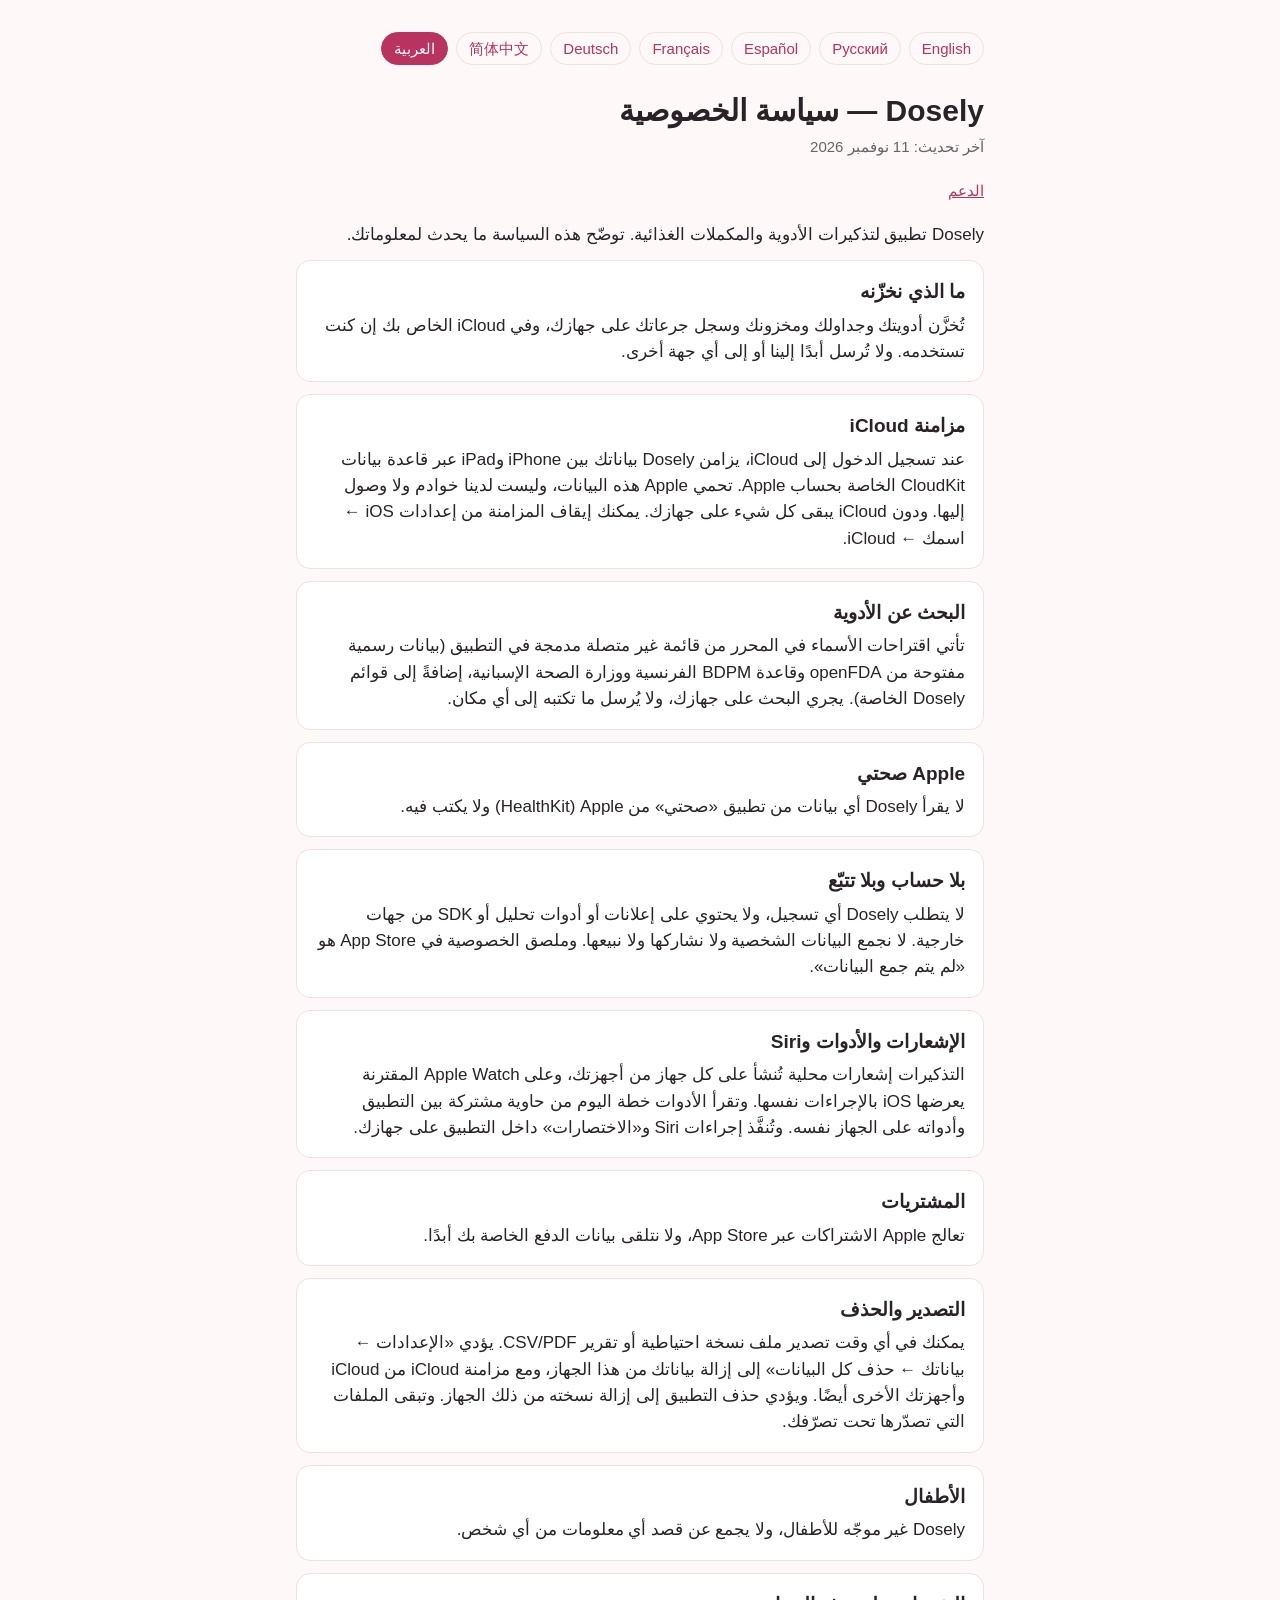
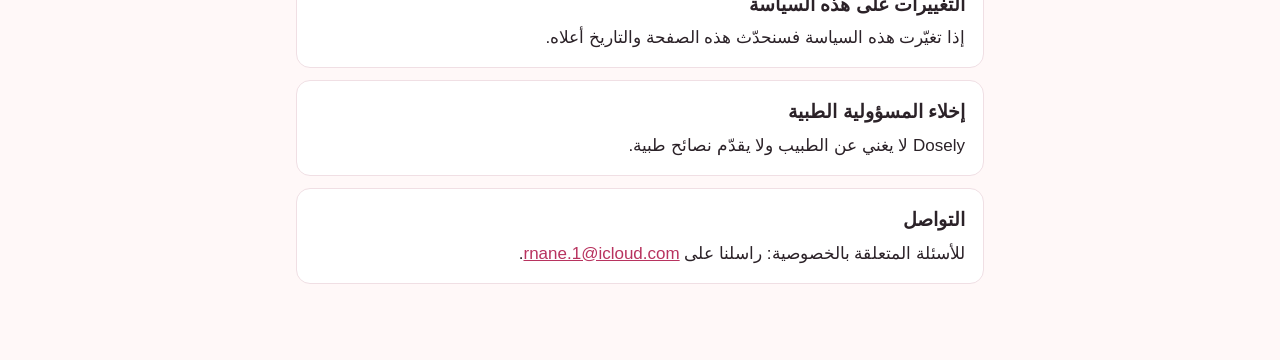
<file: privacy-ar.html>
<!doctype html>
<html lang="ar" dir="rtl">
<head>
<meta charset="utf-8">
<meta name="viewport" content="width=device-width,initial-scale=1">
<title>Dosely — سياسة الخصوصية</title>
<link rel="stylesheet" href="style.css">
</head>
<body>
<main>
<nav><a href="privacy-en.html" lang="en">English</a><a href="privacy-ru.html" lang="ru">Русский</a><a href="privacy-es.html" lang="es">Español</a><a href="privacy-fr.html" lang="fr">Français</a><a href="privacy-de.html" lang="de">Deutsch</a><a href="privacy-zh.html" lang="zh-Hans">简体中文</a><a href="privacy-ar.html" lang="ar" dir="rtl" aria-current="page">العربية</a></nav>
<h1>Dosely — سياسة الخصوصية</h1>
<p class="upd">آخر تحديث: 11 نوفمبر 2026</p>
<p class="upd"><a href="support-ar.html">الدعم</a></p>
<p>Dosely تطبيق لتذكيرات الأدوية والمكملات الغذائية. توضّح هذه السياسة ما يحدث لمعلوماتك.</p>
<section><h2>ما الذي نخزّنه</h2><p>تُخزَّن أدويتك وجداولك ومخزونك وسجل جرعاتك على جهازك، وفي iCloud الخاص بك إن كنت تستخدمه. ولا تُرسل أبدًا إلينا أو إلى أي جهة أخرى.</p></section>
<section><h2>مزامنة iCloud</h2><p>عند تسجيل الدخول إلى iCloud، يزامن Dosely بياناتك بين iPhone وiPad عبر قاعدة بيانات CloudKit الخاصة بحساب Apple. تحمي Apple هذه البيانات، وليست لدينا خوادم ولا وصول إليها. ودون iCloud يبقى كل شيء على جهازك. يمكنك إيقاف المزامنة من إعدادات iOS ← اسمك ← iCloud.</p></section>
<section><h2>البحث عن الأدوية</h2><p>تأتي اقتراحات الأسماء في المحرر من قائمة غير متصلة مدمجة في التطبيق (بيانات رسمية مفتوحة من openFDA وقاعدة BDPM الفرنسية ووزارة الصحة الإسبانية، إضافةً إلى قوائم Dosely الخاصة). يجري البحث على جهازك، ولا يُرسل ما تكتبه إلى أي مكان.</p></section>
<section><h2>Apple صحتي</h2><p>لا يقرأ Dosely أي بيانات من تطبيق «صحتي» من Apple ‏(HealthKit) ولا يكتب فيه.</p></section>
<section><h2>بلا حساب وبلا تتبّع</h2><p>لا يتطلب Dosely أي تسجيل، ولا يحتوي على إعلانات أو أدوات تحليل أو SDK من جهات خارجية. لا نجمع البيانات الشخصية ولا نشاركها ولا نبيعها. وملصق الخصوصية في App Store هو «لم يتم جمع البيانات».</p></section>
<section><h2>الإشعارات والأدوات وSiri</h2><p>التذكيرات إشعارات محلية تُنشأ على كل جهاز من أجهزتك، وعلى Apple Watch المقترنة يعرضها iOS بالإجراءات نفسها. وتقرأ الأدوات خطة اليوم من حاوية مشتركة بين التطبيق وأدواته على الجهاز نفسه. وتُنفَّذ إجراءات Siri و«الاختصارات» داخل التطبيق على جهازك.</p></section>
<section><h2>المشتريات</h2><p>تعالج Apple الاشتراكات عبر App Store، ولا نتلقى بيانات الدفع الخاصة بك أبدًا.</p></section>
<section><h2>التصدير والحذف</h2><p>يمكنك في أي وقت تصدير ملف نسخة احتياطية أو تقرير CSV/PDF. يؤدي «الإعدادات ← بياناتك ← حذف كل البيانات» إلى إزالة بياناتك من هذا الجهاز، ومع مزامنة iCloud من iCloud وأجهزتك الأخرى أيضًا. ويؤدي حذف التطبيق إلى إزالة نسخته من ذلك الجهاز. وتبقى الملفات التي تصدّرها تحت تصرّفك.</p></section>
<section><h2>الأطفال</h2><p>Dosely غير موجّه للأطفال، ولا يجمع عن قصد أي معلومات من أي شخص.</p></section>
<section><h2>التغييرات على هذه السياسة</h2><p>إذا تغيّرت هذه السياسة فسنحدّث هذه الصفحة والتاريخ أعلاه.</p></section>
<section><h2>إخلاء المسؤولية الطبية</h2><p>Dosely لا يغني عن الطبيب ولا يقدّم نصائح طبية.</p></section>
<section><h2>التواصل</h2><p>للأسئلة المتعلقة بالخصوصية: راسلنا على <a href="mailto:rnane.1@icloud.com">rnane.1@icloud.com</a>.</p></section>
</main>
</body>
</html>
</file>
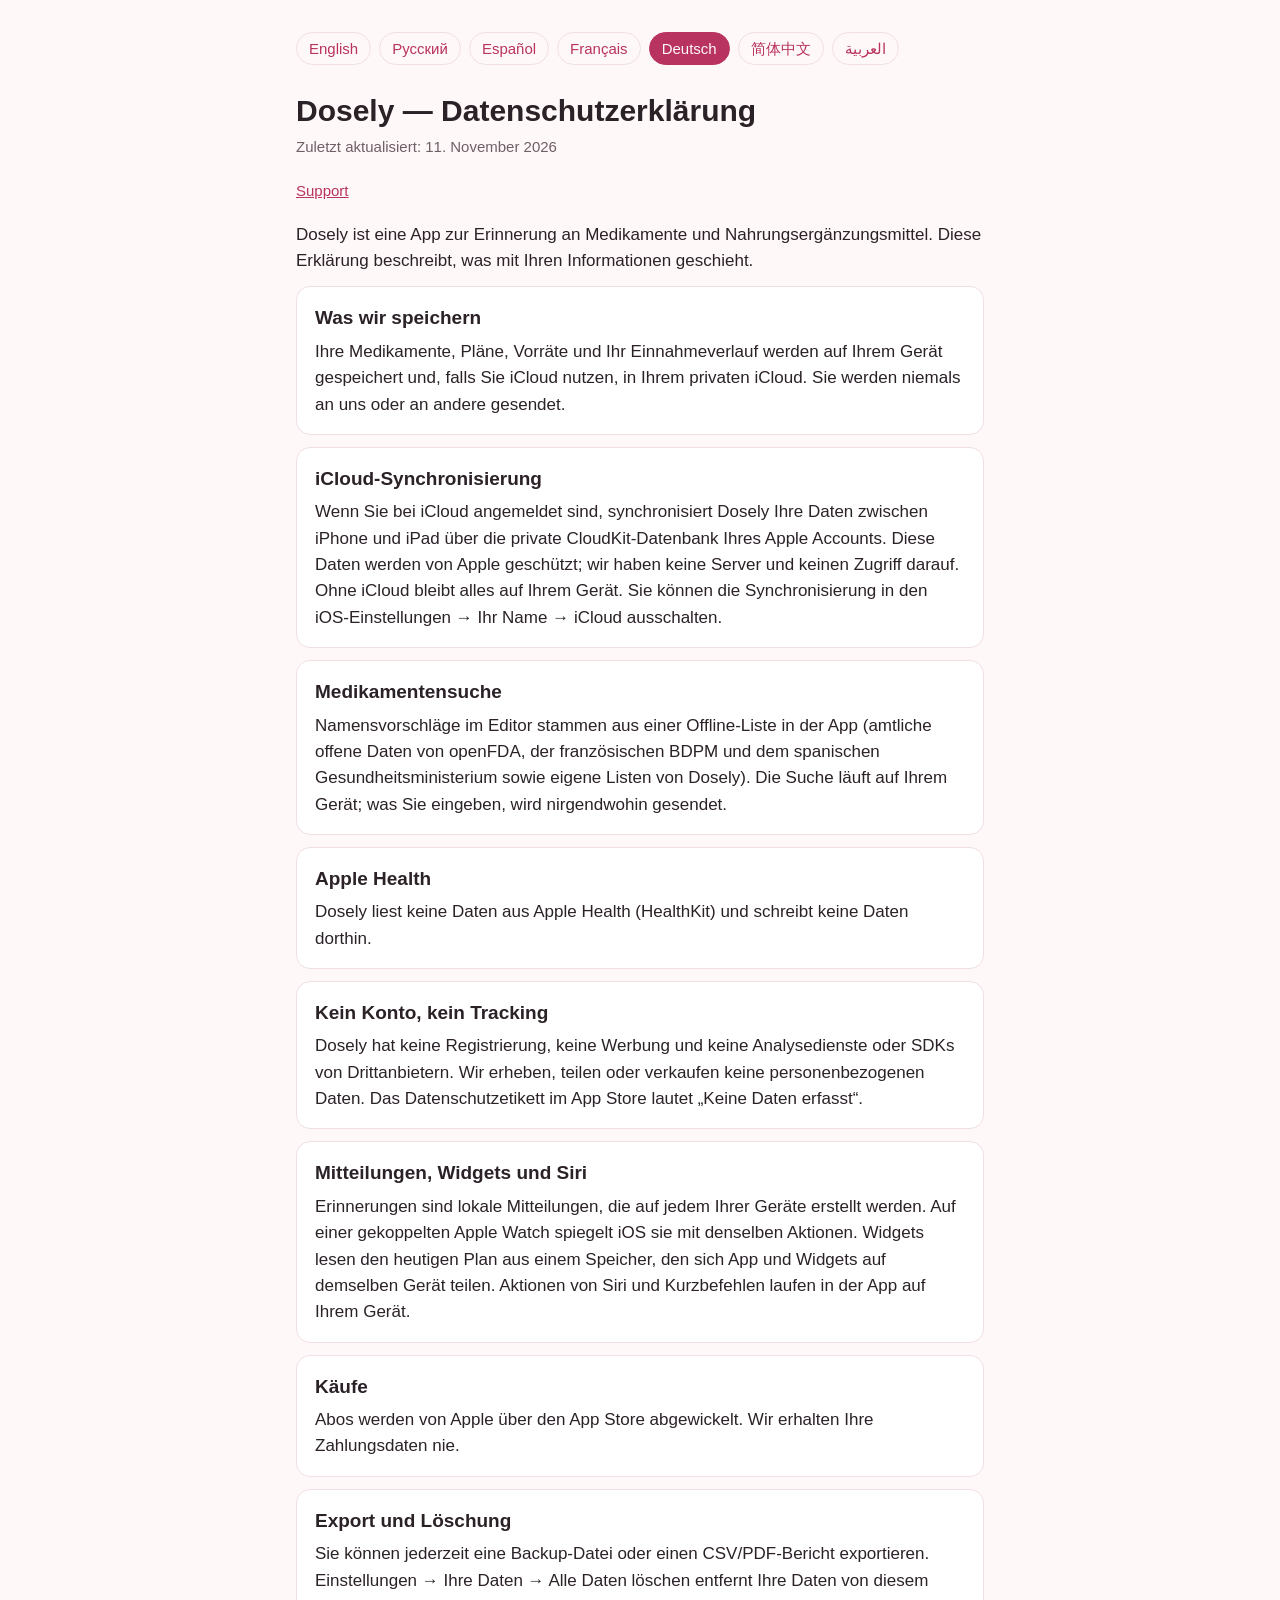
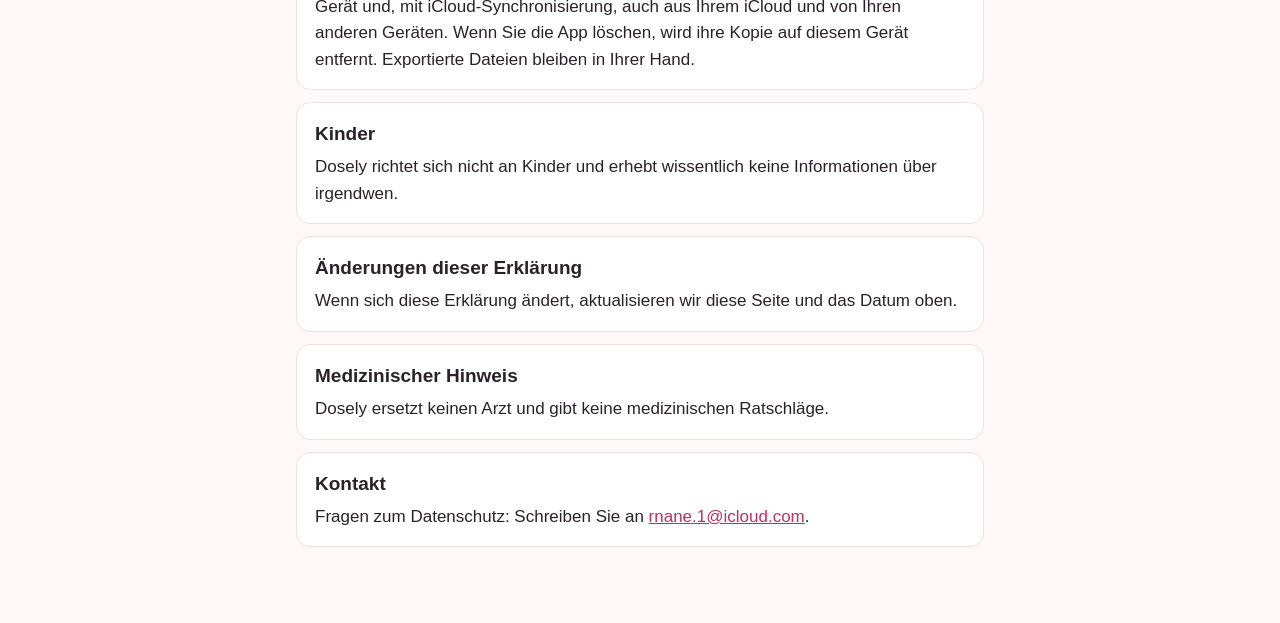
<file: privacy-de.html>
<!doctype html>
<html lang="de">
<head>
<meta charset="utf-8">
<meta name="viewport" content="width=device-width,initial-scale=1">
<title>Dosely — Datenschutzerklärung</title>
<link rel="stylesheet" href="style.css">
</head>
<body>
<main>
<nav><a href="privacy-en.html" lang="en">English</a><a href="privacy-ru.html" lang="ru">Русский</a><a href="privacy-es.html" lang="es">Español</a><a href="privacy-fr.html" lang="fr">Français</a><a href="privacy-de.html" lang="de" aria-current="page">Deutsch</a><a href="privacy-zh.html" lang="zh-Hans">简体中文</a><a href="privacy-ar.html" lang="ar" dir="rtl">العربية</a></nav>
<h1>Dosely — Datenschutzerklärung</h1>
<p class="upd">Zuletzt aktualisiert: 11. November 2026</p>
<p class="upd"><a href="support-de.html">Support</a></p>
<p>Dosely ist eine App zur Erinnerung an Medikamente und Nahrungsergänzungsmittel. Diese Erklärung beschreibt, was mit Ihren Informationen geschieht.</p>
<section><h2>Was wir speichern</h2><p>Ihre Medikamente, Pläne, Vorräte und Ihr Einnahmeverlauf werden auf Ihrem Gerät gespeichert und, falls Sie iCloud nutzen, in Ihrem privaten iCloud. Sie werden niemals an uns oder an andere gesendet.</p></section>
<section><h2>iCloud-Synchronisierung</h2><p>Wenn Sie bei iCloud angemeldet sind, synchronisiert Dosely Ihre Daten zwischen iPhone und iPad über die private CloudKit-Datenbank Ihres Apple Accounts. Diese Daten werden von Apple geschützt; wir haben keine Server und keinen Zugriff darauf. Ohne iCloud bleibt alles auf Ihrem Gerät. Sie können die Synchronisierung in den iOS-Einstellungen → Ihr Name → iCloud ausschalten.</p></section>
<section><h2>Medikamentensuche</h2><p>Namensvorschläge im Editor stammen aus einer Offline-Liste in der App (amtliche offene Daten von openFDA, der französischen BDPM und dem spanischen Gesundheitsministerium sowie eigene Listen von Dosely). Die Suche läuft auf Ihrem Gerät; was Sie eingeben, wird nirgendwohin gesendet.</p></section>
<section><h2>Apple Health</h2><p>Dosely liest keine Daten aus Apple Health (HealthKit) und schreibt keine Daten dorthin.</p></section>
<section><h2>Kein Konto, kein Tracking</h2><p>Dosely hat keine Registrierung, keine Werbung und keine Analysedienste oder SDKs von Drittanbietern. Wir erheben, teilen oder verkaufen keine personenbezogenen Daten. Das Datenschutzetikett im App Store lautet „Keine Daten erfasst“.</p></section>
<section><h2>Mitteilungen, Widgets und Siri</h2><p>Erinnerungen sind lokale Mitteilungen, die auf jedem Ihrer Geräte erstellt werden. Auf einer gekoppelten Apple Watch spiegelt iOS sie mit denselben Aktionen. Widgets lesen den heutigen Plan aus einem Speicher, den sich App und Widgets auf demselben Gerät teilen. Aktionen von Siri und Kurzbefehlen laufen in der App auf Ihrem Gerät.</p></section>
<section><h2>Käufe</h2><p>Abos werden von Apple über den App Store abgewickelt. Wir erhalten Ihre Zahlungsdaten nie.</p></section>
<section><h2>Export und Löschung</h2><p>Sie können jederzeit eine Backup-Datei oder einen CSV/PDF-Bericht exportieren. Einstellungen → Ihre Daten → Alle Daten löschen entfernt Ihre Daten von diesem Gerät und, mit iCloud-Synchronisierung, auch aus Ihrem iCloud und von Ihren anderen Geräten. Wenn Sie die App löschen, wird ihre Kopie auf diesem Gerät entfernt. Exportierte Dateien bleiben in Ihrer Hand.</p></section>
<section><h2>Kinder</h2><p>Dosely richtet sich nicht an Kinder und erhebt wissentlich keine Informationen über irgendwen.</p></section>
<section><h2>Änderungen dieser Erklärung</h2><p>Wenn sich diese Erklärung ändert, aktualisieren wir diese Seite und das Datum oben.</p></section>
<section><h2>Medizinischer Hinweis</h2><p>Dosely ersetzt keinen Arzt und gibt keine medizinischen Ratschläge.</p></section>
<section><h2>Kontakt</h2><p>Fragen zum Datenschutz: Schreiben Sie an <a href="mailto:rnane.1@icloud.com">rnane.1@icloud.com</a>.</p></section>
</main>
</body>
</html>
</file>
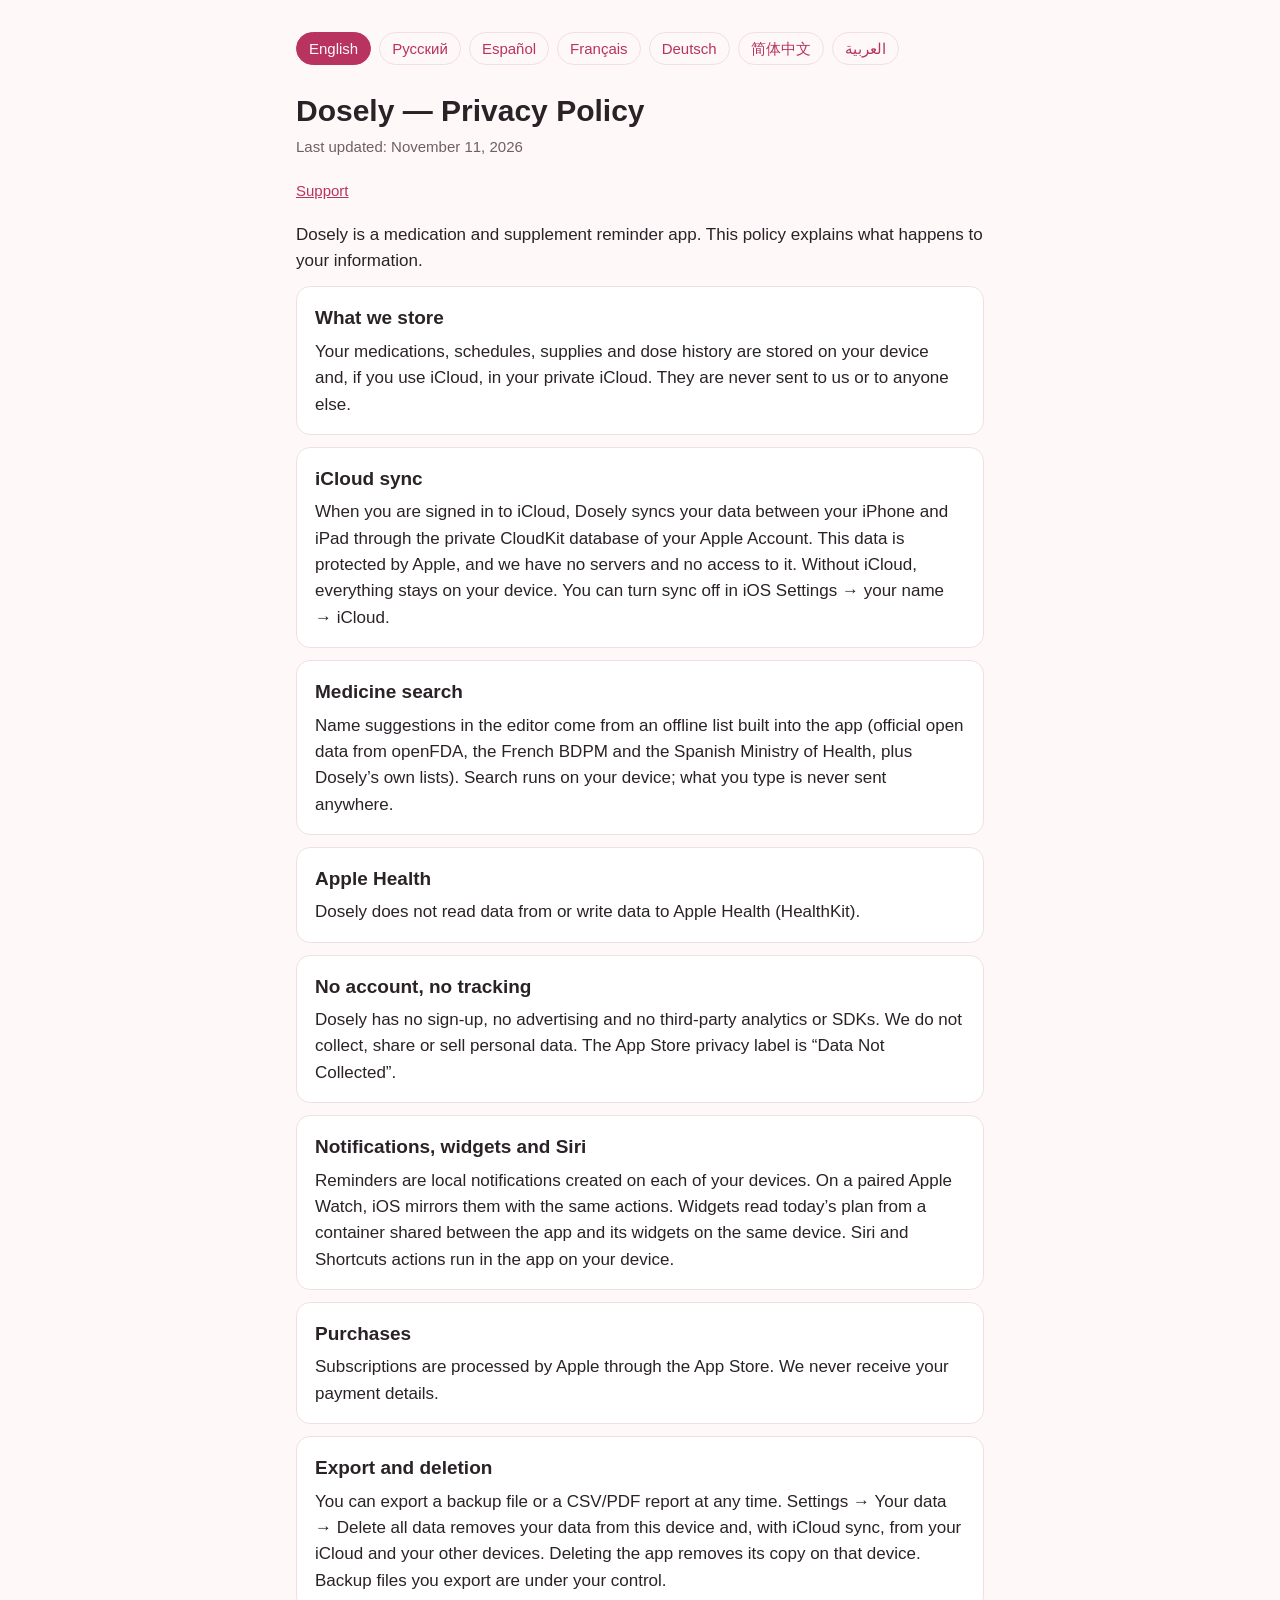
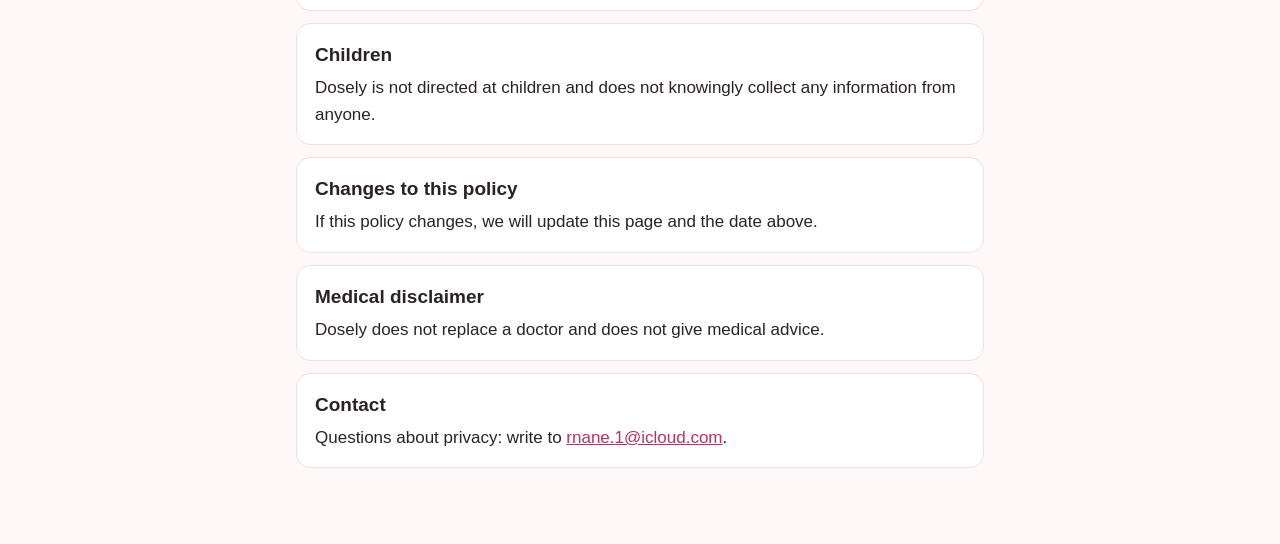
<file: privacy-en.html>
<!doctype html>
<html lang="en">
<head>
<meta charset="utf-8">
<meta name="viewport" content="width=device-width,initial-scale=1">
<title>Dosely — Privacy Policy</title>
<link rel="stylesheet" href="style.css">
</head>
<body>
<main>
<nav><a href="privacy-en.html" lang="en" aria-current="page">English</a><a href="privacy-ru.html" lang="ru">Русский</a><a href="privacy-es.html" lang="es">Español</a><a href="privacy-fr.html" lang="fr">Français</a><a href="privacy-de.html" lang="de">Deutsch</a><a href="privacy-zh.html" lang="zh-Hans">简体中文</a><a href="privacy-ar.html" lang="ar" dir="rtl">العربية</a></nav>
<h1>Dosely — Privacy Policy</h1>
<p class="upd">Last updated: November 11, 2026</p>
<p class="upd"><a href="support-en.html">Support</a></p>
<p>Dosely is a medication and supplement reminder app. This policy explains what happens to your information.</p>
<section><h2>What we store</h2><p>Your medications, schedules, supplies and dose history are stored on your device and, if you use iCloud, in your private iCloud. They are never sent to us or to anyone else.</p></section>
<section><h2>iCloud sync</h2><p>When you are signed in to iCloud, Dosely syncs your data between your iPhone and iPad through the private CloudKit database of your Apple Account. This data is protected by Apple, and we have no servers and no access to it. Without iCloud, everything stays on your device. You can turn sync off in iOS Settings → your name → iCloud.</p></section>
<section><h2>Medicine search</h2><p>Name suggestions in the editor come from an offline list built into the app (official open data from openFDA, the French BDPM and the Spanish Ministry of Health, plus Dosely’s own lists). Search runs on your device; what you type is never sent anywhere.</p></section>
<section><h2>Apple Health</h2><p>Dosely does not read data from or write data to Apple Health (HealthKit).</p></section>
<section><h2>No account, no tracking</h2><p>Dosely has no sign-up, no advertising and no third-party analytics or SDKs. We do not collect, share or sell personal data. The App Store privacy label is “Data Not Collected”.</p></section>
<section><h2>Notifications, widgets and Siri</h2><p>Reminders are local notifications created on each of your devices. On a paired Apple Watch, iOS mirrors them with the same actions. Widgets read today’s plan from a container shared between the app and its widgets on the same device. Siri and Shortcuts actions run in the app on your device.</p></section>
<section><h2>Purchases</h2><p>Subscriptions are processed by Apple through the App Store. We never receive your payment details.</p></section>
<section><h2>Export and deletion</h2><p>You can export a backup file or a CSV/PDF report at any time. Settings → Your data → Delete all data removes your data from this device and, with iCloud sync, from your iCloud and your other devices. Deleting the app removes its copy on that device. Backup files you export are under your control.</p></section>
<section><h2>Children</h2><p>Dosely is not directed at children and does not knowingly collect any information from anyone.</p></section>
<section><h2>Changes to this policy</h2><p>If this policy changes, we will update this page and the date above.</p></section>
<section><h2>Medical disclaimer</h2><p>Dosely does not replace a doctor and does not give medical advice.</p></section>
<section><h2>Contact</h2><p>Questions about privacy: write to <a href="mailto:rnane.1@icloud.com">rnane.1@icloud.com</a>.</p></section>
</main>
</body>
</html>
</file>
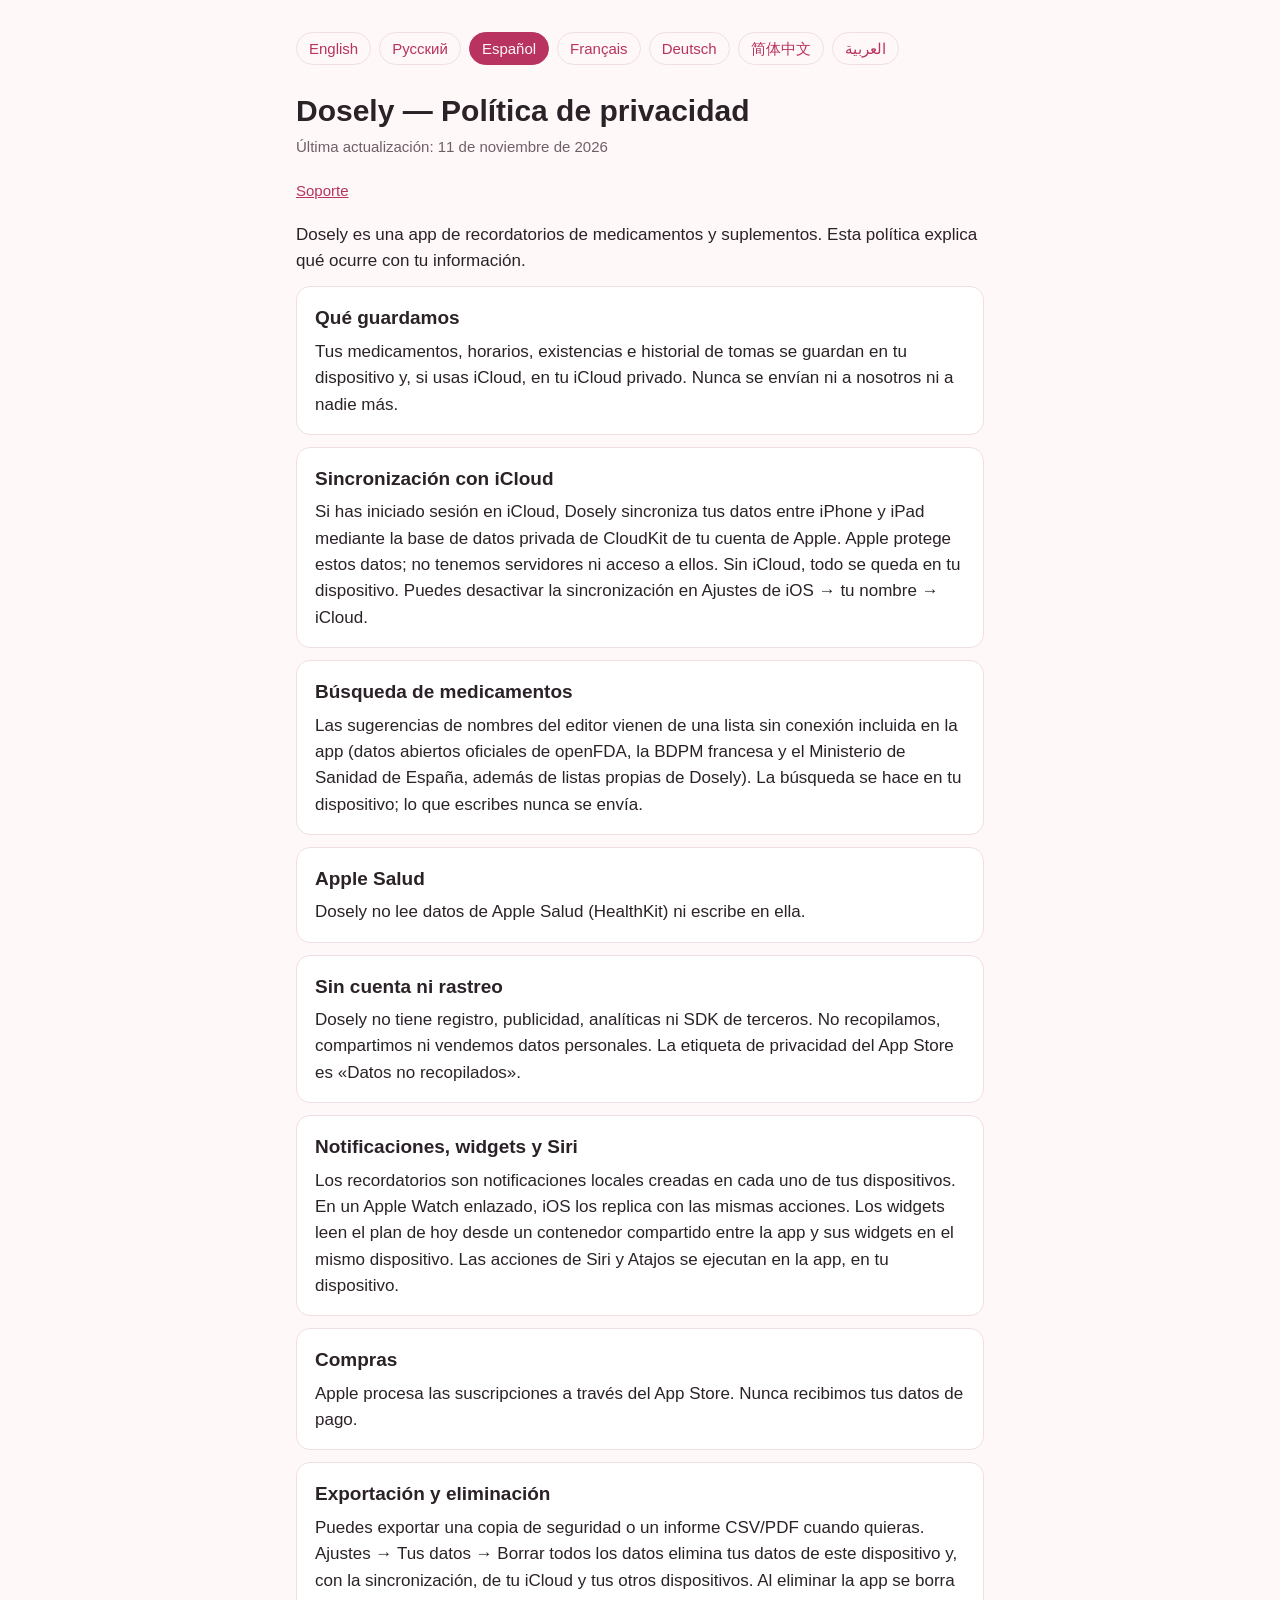
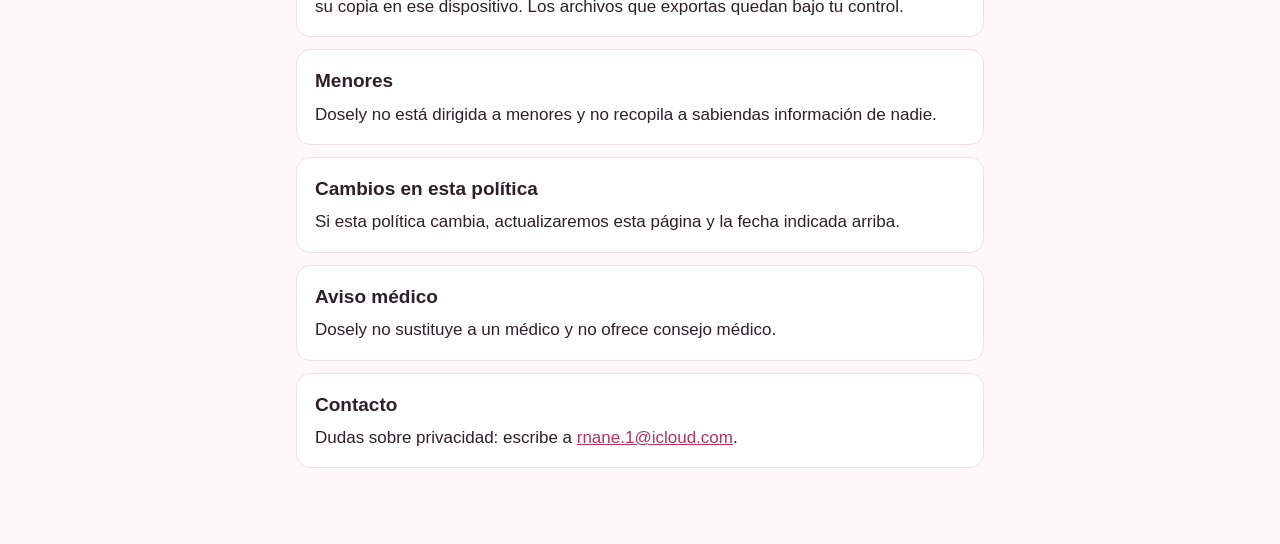
<file: privacy-es.html>
<!doctype html>
<html lang="es">
<head>
<meta charset="utf-8">
<meta name="viewport" content="width=device-width,initial-scale=1">
<title>Dosely — Política de privacidad</title>
<link rel="stylesheet" href="style.css">
</head>
<body>
<main>
<nav><a href="privacy-en.html" lang="en">English</a><a href="privacy-ru.html" lang="ru">Русский</a><a href="privacy-es.html" lang="es" aria-current="page">Español</a><a href="privacy-fr.html" lang="fr">Français</a><a href="privacy-de.html" lang="de">Deutsch</a><a href="privacy-zh.html" lang="zh-Hans">简体中文</a><a href="privacy-ar.html" lang="ar" dir="rtl">العربية</a></nav>
<h1>Dosely — Política de privacidad</h1>
<p class="upd">Última actualización: 11 de noviembre de 2026</p>
<p class="upd"><a href="support-es.html">Soporte</a></p>
<p>Dosely es una app de recordatorios de medicamentos y suplementos. Esta política explica qué ocurre con tu información.</p>
<section><h2>Qué guardamos</h2><p>Tus medicamentos, horarios, existencias e historial de tomas se guardan en tu dispositivo y, si usas iCloud, en tu iCloud privado. Nunca se envían ni a nosotros ni a nadie más.</p></section>
<section><h2>Sincronización con iCloud</h2><p>Si has iniciado sesión en iCloud, Dosely sincroniza tus datos entre iPhone y iPad mediante la base de datos privada de CloudKit de tu cuenta de Apple. Apple protege estos datos; no tenemos servidores ni acceso a ellos. Sin iCloud, todo se queda en tu dispositivo. Puedes desactivar la sincronización en Ajustes de iOS → tu nombre → iCloud.</p></section>
<section><h2>Búsqueda de medicamentos</h2><p>Las sugerencias de nombres del editor vienen de una lista sin conexión incluida en la app (datos abiertos oficiales de openFDA, la BDPM francesa y el Ministerio de Sanidad de España, además de listas propias de Dosely). La búsqueda se hace en tu dispositivo; lo que escribes nunca se envía.</p></section>
<section><h2>Apple Salud</h2><p>Dosely no lee datos de Apple Salud (HealthKit) ni escribe en ella.</p></section>
<section><h2>Sin cuenta ni rastreo</h2><p>Dosely no tiene registro, publicidad, analíticas ni SDK de terceros. No recopilamos, compartimos ni vendemos datos personales. La etiqueta de privacidad del App Store es «Datos no recopilados».</p></section>
<section><h2>Notificaciones, widgets y Siri</h2><p>Los recordatorios son notificaciones locales creadas en cada uno de tus dispositivos. En un Apple Watch enlazado, iOS los replica con las mismas acciones. Los widgets leen el plan de hoy desde un contenedor compartido entre la app y sus widgets en el mismo dispositivo. Las acciones de Siri y Atajos se ejecutan en la app, en tu dispositivo.</p></section>
<section><h2>Compras</h2><p>Apple procesa las suscripciones a través del App Store. Nunca recibimos tus datos de pago.</p></section>
<section><h2>Exportación y eliminación</h2><p>Puedes exportar una copia de seguridad o un informe CSV/PDF cuando quieras. Ajustes → Tus datos → Borrar todos los datos elimina tus datos de este dispositivo y, con la sincronización, de tu iCloud y tus otros dispositivos. Al eliminar la app se borra su copia en ese dispositivo. Los archivos que exportas quedan bajo tu control.</p></section>
<section><h2>Menores</h2><p>Dosely no está dirigida a menores y no recopila a sabiendas información de nadie.</p></section>
<section><h2>Cambios en esta política</h2><p>Si esta política cambia, actualizaremos esta página y la fecha indicada arriba.</p></section>
<section><h2>Aviso médico</h2><p>Dosely no sustituye a un médico y no ofrece consejo médico.</p></section>
<section><h2>Contacto</h2><p>Dudas sobre privacidad: escribe a <a href="mailto:rnane.1@icloud.com">rnane.1@icloud.com</a>.</p></section>
</main>
</body>
</html>
</file>
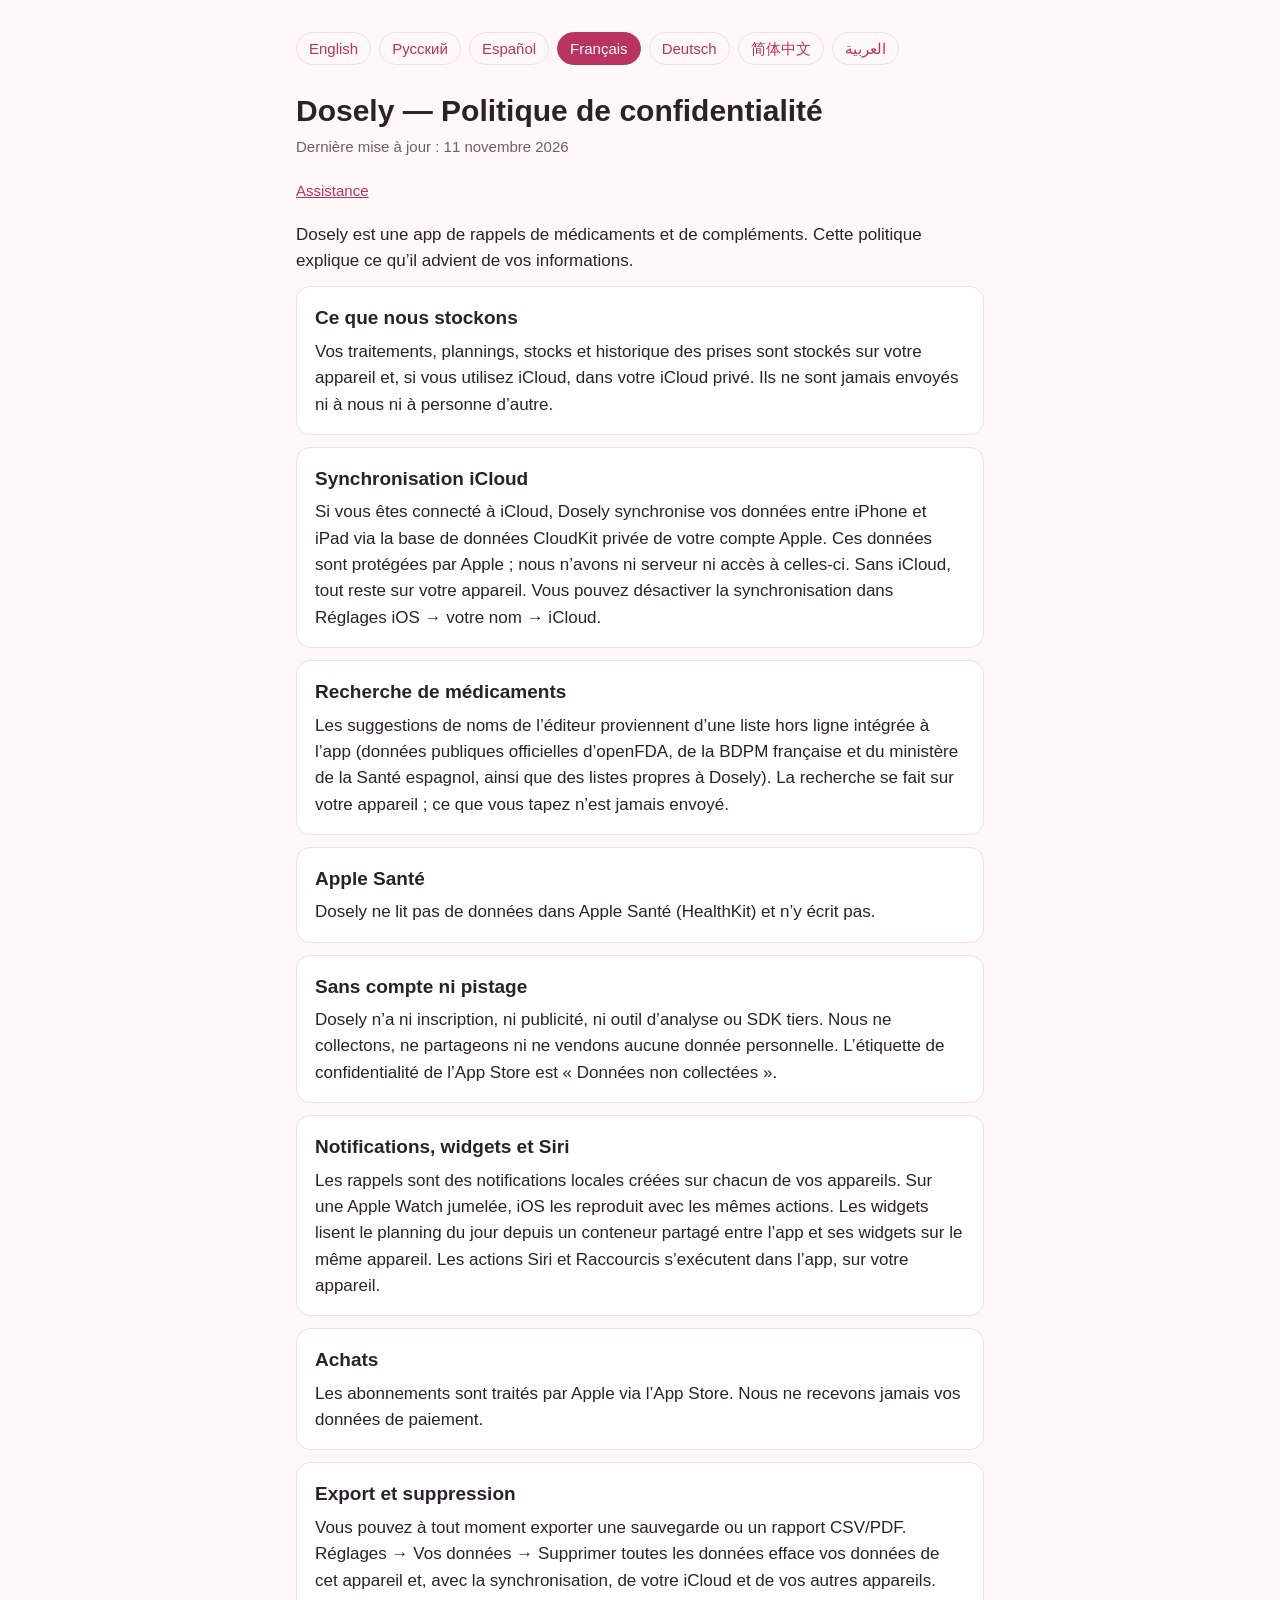
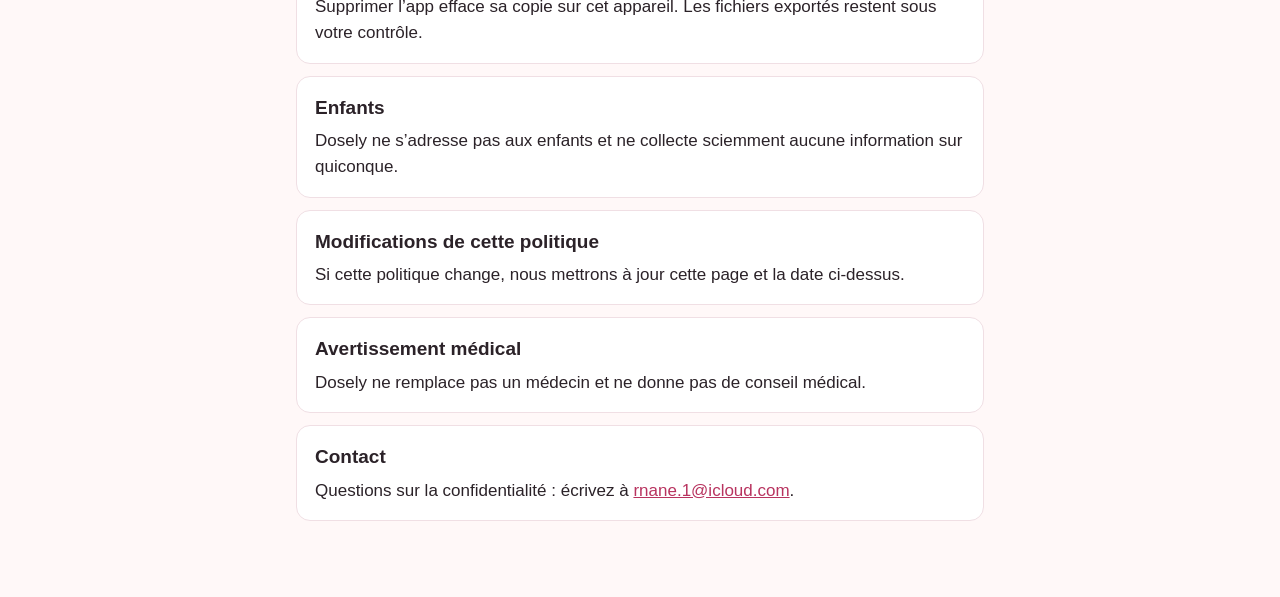
<file: privacy-fr.html>
<!doctype html>
<html lang="fr">
<head>
<meta charset="utf-8">
<meta name="viewport" content="width=device-width,initial-scale=1">
<title>Dosely — Politique de confidentialité</title>
<link rel="stylesheet" href="style.css">
</head>
<body>
<main>
<nav><a href="privacy-en.html" lang="en">English</a><a href="privacy-ru.html" lang="ru">Русский</a><a href="privacy-es.html" lang="es">Español</a><a href="privacy-fr.html" lang="fr" aria-current="page">Français</a><a href="privacy-de.html" lang="de">Deutsch</a><a href="privacy-zh.html" lang="zh-Hans">简体中文</a><a href="privacy-ar.html" lang="ar" dir="rtl">العربية</a></nav>
<h1>Dosely — Politique de confidentialité</h1>
<p class="upd">Dernière mise à jour : 11 novembre 2026</p>
<p class="upd"><a href="support-fr.html">Assistance</a></p>
<p>Dosely est une app de rappels de médicaments et de compléments. Cette politique explique ce qu’il advient de vos informations.</p>
<section><h2>Ce que nous stockons</h2><p>Vos traitements, plannings, stocks et historique des prises sont stockés sur votre appareil et, si vous utilisez iCloud, dans votre iCloud privé. Ils ne sont jamais envoyés ni à nous ni à personne d’autre.</p></section>
<section><h2>Synchronisation iCloud</h2><p>Si vous êtes connecté à iCloud, Dosely synchronise vos données entre iPhone et iPad via la base de données CloudKit privée de votre compte Apple. Ces données sont protégées par Apple ; nous n’avons ni serveur ni accès à celles-ci. Sans iCloud, tout reste sur votre appareil. Vous pouvez désactiver la synchronisation dans Réglages iOS → votre nom → iCloud.</p></section>
<section><h2>Recherche de médicaments</h2><p>Les suggestions de noms de l’éditeur proviennent d’une liste hors ligne intégrée à l’app (données publiques officielles d’openFDA, de la BDPM française et du ministère de la Santé espagnol, ainsi que des listes propres à Dosely). La recherche se fait sur votre appareil ; ce que vous tapez n’est jamais envoyé.</p></section>
<section><h2>Apple Santé</h2><p>Dosely ne lit pas de données dans Apple Santé (HealthKit) et n’y écrit pas.</p></section>
<section><h2>Sans compte ni pistage</h2><p>Dosely n’a ni inscription, ni publicité, ni outil d’analyse ou SDK tiers. Nous ne collectons, ne partageons ni ne vendons aucune donnée personnelle. L’étiquette de confidentialité de l’App Store est « Données non collectées ».</p></section>
<section><h2>Notifications, widgets et Siri</h2><p>Les rappels sont des notifications locales créées sur chacun de vos appareils. Sur une Apple Watch jumelée, iOS les reproduit avec les mêmes actions. Les widgets lisent le planning du jour depuis un conteneur partagé entre l’app et ses widgets sur le même appareil. Les actions Siri et Raccourcis s’exécutent dans l’app, sur votre appareil.</p></section>
<section><h2>Achats</h2><p>Les abonnements sont traités par Apple via l’App Store. Nous ne recevons jamais vos données de paiement.</p></section>
<section><h2>Export et suppression</h2><p>Vous pouvez à tout moment exporter une sauvegarde ou un rapport CSV/PDF. Réglages → Vos données → Supprimer toutes les données efface vos données de cet appareil et, avec la synchronisation, de votre iCloud et de vos autres appareils. Supprimer l’app efface sa copie sur cet appareil. Les fichiers exportés restent sous votre contrôle.</p></section>
<section><h2>Enfants</h2><p>Dosely ne s’adresse pas aux enfants et ne collecte sciemment aucune information sur quiconque.</p></section>
<section><h2>Modifications de cette politique</h2><p>Si cette politique change, nous mettrons à jour cette page et la date ci-dessus.</p></section>
<section><h2>Avertissement médical</h2><p>Dosely ne remplace pas un médecin et ne donne pas de conseil médical.</p></section>
<section><h2>Contact</h2><p>Questions sur la confidentialité : écrivez à <a href="mailto:rnane.1@icloud.com">rnane.1@icloud.com</a>.</p></section>
</main>
</body>
</html>
</file>
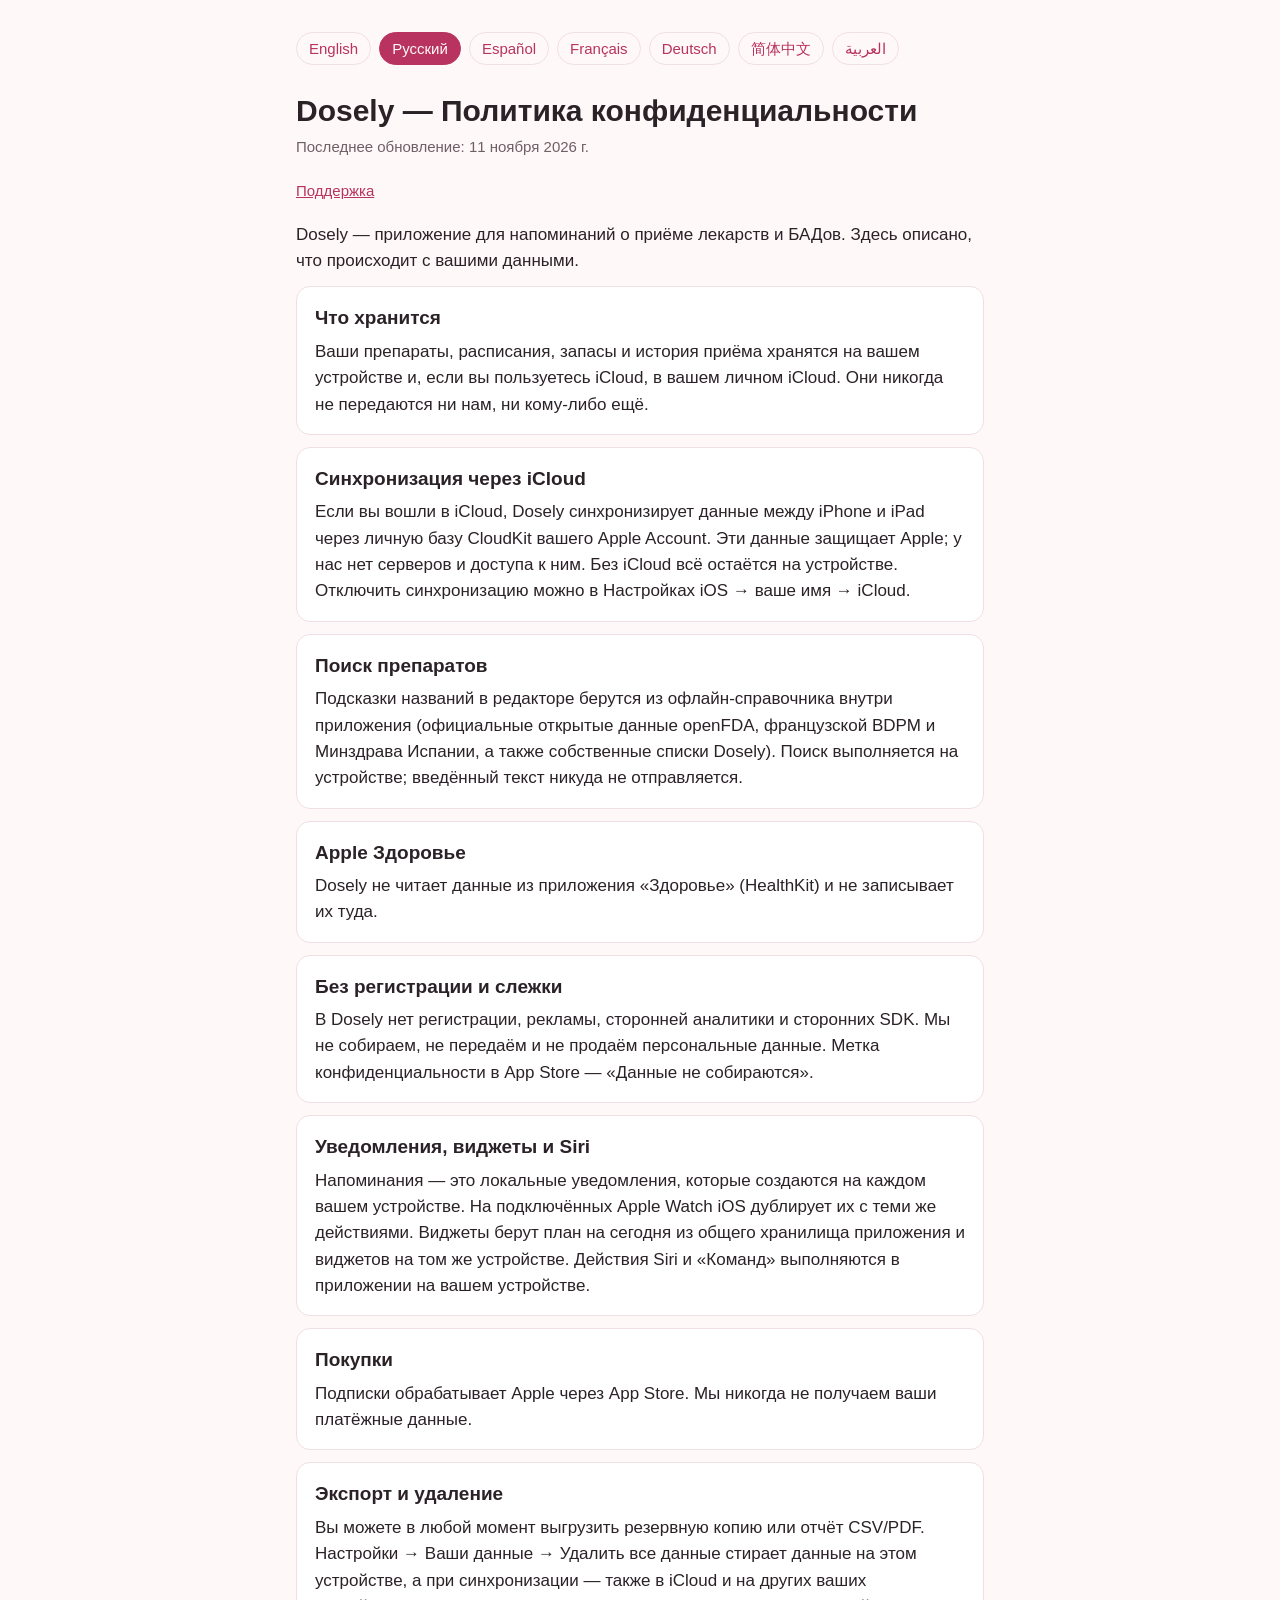
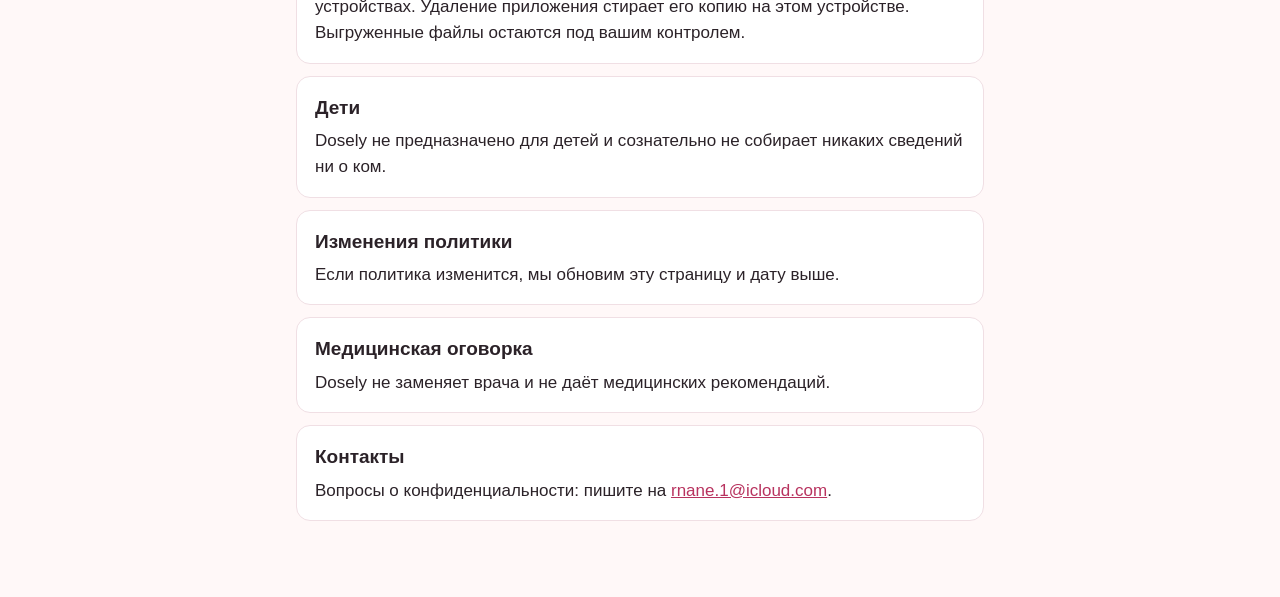
<file: privacy-ru.html>
<!doctype html>
<html lang="ru">
<head>
<meta charset="utf-8">
<meta name="viewport" content="width=device-width,initial-scale=1">
<title>Dosely — Политика конфиденциальности</title>
<link rel="stylesheet" href="style.css">
</head>
<body>
<main>
<nav><a href="privacy-en.html" lang="en">English</a><a href="privacy-ru.html" lang="ru" aria-current="page">Русский</a><a href="privacy-es.html" lang="es">Español</a><a href="privacy-fr.html" lang="fr">Français</a><a href="privacy-de.html" lang="de">Deutsch</a><a href="privacy-zh.html" lang="zh-Hans">简体中文</a><a href="privacy-ar.html" lang="ar" dir="rtl">العربية</a></nav>
<h1>Dosely — Политика конфиденциальности</h1>
<p class="upd">Последнее обновление: 11 ноября 2026 г.</p>
<p class="upd"><a href="support-ru.html">Поддержка</a></p>
<p>Dosely — приложение для напоминаний о приёме лекарств и БАДов. Здесь описано, что происходит с вашими данными.</p>
<section><h2>Что хранится</h2><p>Ваши препараты, расписания, запасы и история приёма хранятся на вашем устройстве и, если вы пользуетесь iCloud, в вашем личном iCloud. Они никогда не передаются ни нам, ни кому-либо ещё.</p></section>
<section><h2>Синхронизация через iCloud</h2><p>Если вы вошли в iCloud, Dosely синхронизирует данные между iPhone и iPad через личную базу CloudKit вашего Apple Account. Эти данные защищает Apple; у нас нет серверов и доступа к ним. Без iCloud всё остаётся на устройстве. Отключить синхронизацию можно в Настройках iOS → ваше имя → iCloud.</p></section>
<section><h2>Поиск препаратов</h2><p>Подсказки названий в редакторе берутся из офлайн-справочника внутри приложения (официальные открытые данные openFDA, французской BDPM и Минздрава Испании, а также собственные списки Dosely). Поиск выполняется на устройстве; введённый текст никуда не отправляется.</p></section>
<section><h2>Apple Здоровье</h2><p>Dosely не читает данные из приложения «Здоровье» (HealthKit) и не записывает их туда.</p></section>
<section><h2>Без регистрации и слежки</h2><p>В Dosely нет регистрации, рекламы, сторонней аналитики и сторонних SDK. Мы не собираем, не передаём и не продаём персональные данные. Метка конфиденциальности в App Store — «Данные не собираются».</p></section>
<section><h2>Уведомления, виджеты и Siri</h2><p>Напоминания — это локальные уведомления, которые создаются на каждом вашем устройстве. На подключённых Apple Watch iOS дублирует их с теми же действиями. Виджеты берут план на сегодня из общего хранилища приложения и виджетов на том же устройстве. Действия Siri и «Команд» выполняются в приложении на вашем устройстве.</p></section>
<section><h2>Покупки</h2><p>Подписки обрабатывает Apple через App Store. Мы никогда не получаем ваши платёжные данные.</p></section>
<section><h2>Экспорт и удаление</h2><p>Вы можете в любой момент выгрузить резервную копию или отчёт CSV/PDF. Настройки → Ваши данные → Удалить все данные стирает данные на этом устройстве, а при синхронизации — также в iCloud и на других ваших устройствах. Удаление приложения стирает его копию на этом устройстве. Выгруженные файлы остаются под вашим контролем.</p></section>
<section><h2>Дети</h2><p>Dosely не предназначено для детей и сознательно не собирает никаких сведений ни о ком.</p></section>
<section><h2>Изменения политики</h2><p>Если политика изменится, мы обновим эту страницу и дату выше.</p></section>
<section><h2>Медицинская оговорка</h2><p>Dosely не заменяет врача и не даёт медицинских рекомендаций.</p></section>
<section><h2>Контакты</h2><p>Вопросы о конфиденциальности: пишите на <a href="mailto:rnane.1@icloud.com">rnane.1@icloud.com</a>.</p></section>
</main>
</body>
</html>
</file>
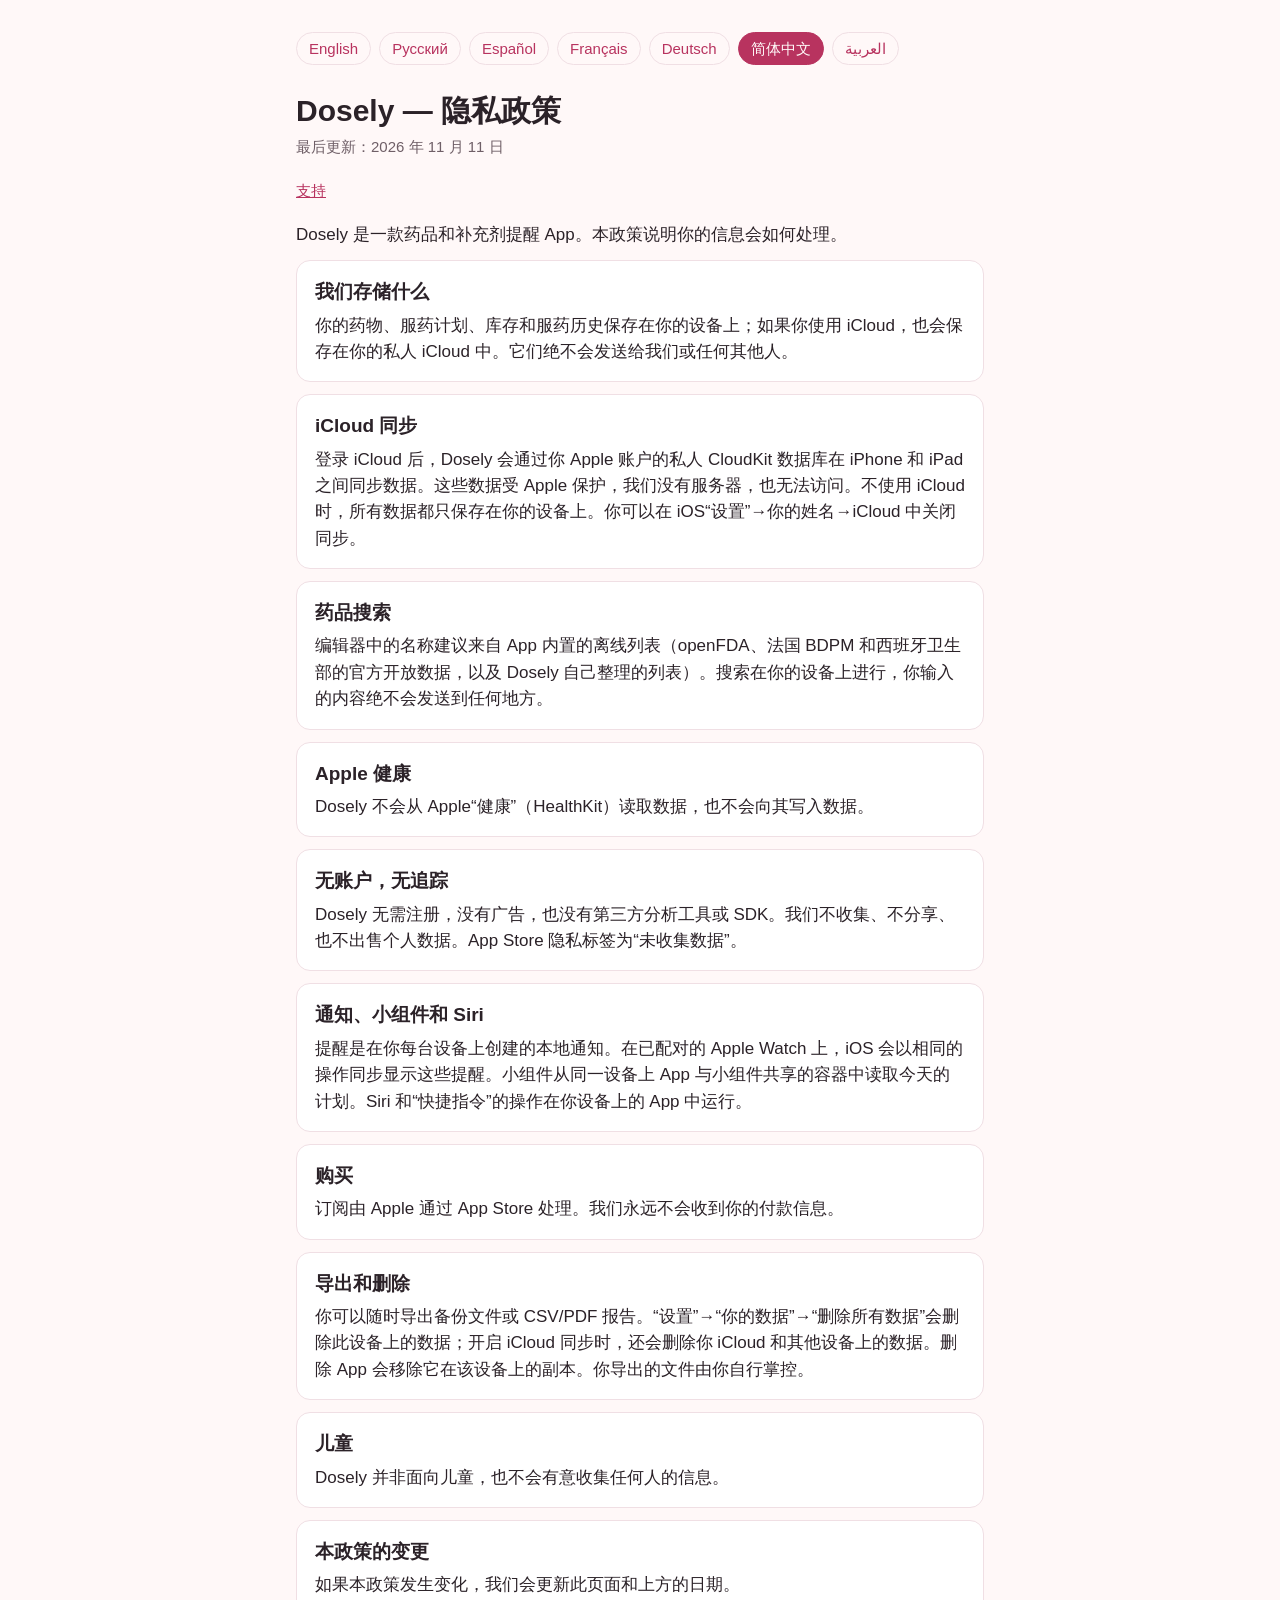
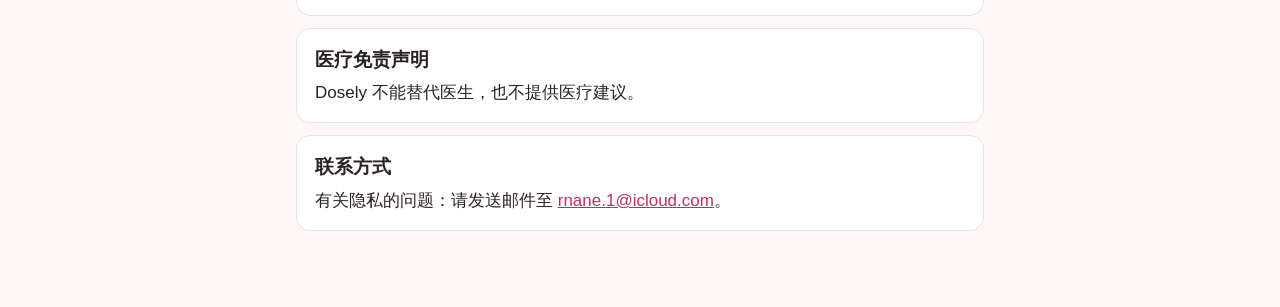
<file: privacy-zh.html>
<!doctype html>
<html lang="zh-Hans">
<head>
<meta charset="utf-8">
<meta name="viewport" content="width=device-width,initial-scale=1">
<title>Dosely — 隐私政策</title>
<link rel="stylesheet" href="style.css">
</head>
<body>
<main>
<nav><a href="privacy-en.html" lang="en">English</a><a href="privacy-ru.html" lang="ru">Русский</a><a href="privacy-es.html" lang="es">Español</a><a href="privacy-fr.html" lang="fr">Français</a><a href="privacy-de.html" lang="de">Deutsch</a><a href="privacy-zh.html" lang="zh-Hans" aria-current="page">简体中文</a><a href="privacy-ar.html" lang="ar" dir="rtl">العربية</a></nav>
<h1>Dosely — 隐私政策</h1>
<p class="upd">最后更新：2026 年 11 月 11 日</p>
<p class="upd"><a href="support-zh.html">支持</a></p>
<p>Dosely 是一款药品和补充剂提醒 App。本政策说明你的信息会如何处理。</p>
<section><h2>我们存储什么</h2><p>你的药物、服药计划、库存和服药历史保存在你的设备上；如果你使用 iCloud，也会保存在你的私人 iCloud 中。它们绝不会发送给我们或任何其他人。</p></section>
<section><h2>iCloud 同步</h2><p>登录 iCloud 后，Dosely 会通过你 Apple 账户的私人 CloudKit 数据库在 iPhone 和 iPad 之间同步数据。这些数据受 Apple 保护，我们没有服务器，也无法访问。不使用 iCloud 时，所有数据都只保存在你的设备上。你可以在 iOS“设置”→你的姓名→iCloud 中关闭同步。</p></section>
<section><h2>药品搜索</h2><p>编辑器中的名称建议来自 App 内置的离线列表（openFDA、法国 BDPM 和西班牙卫生部的官方开放数据，以及 Dosely 自己整理的列表）。搜索在你的设备上进行，你输入的内容绝不会发送到任何地方。</p></section>
<section><h2>Apple 健康</h2><p>Dosely 不会从 Apple“健康”（HealthKit）读取数据，也不会向其写入数据。</p></section>
<section><h2>无账户，无追踪</h2><p>Dosely 无需注册，没有广告，也没有第三方分析工具或 SDK。我们不收集、不分享、也不出售个人数据。App Store 隐私标签为“未收集数据”。</p></section>
<section><h2>通知、小组件和 Siri</h2><p>提醒是在你每台设备上创建的本地通知。在已配对的 Apple Watch 上，iOS 会以相同的操作同步显示这些提醒。小组件从同一设备上 App 与小组件共享的容器中读取今天的计划。Siri 和“快捷指令”的操作在你设备上的 App 中运行。</p></section>
<section><h2>购买</h2><p>订阅由 Apple 通过 App Store 处理。我们永远不会收到你的付款信息。</p></section>
<section><h2>导出和删除</h2><p>你可以随时导出备份文件或 CSV/PDF 报告。“设置”→“你的数据”→“删除所有数据”会删除此设备上的数据；开启 iCloud 同步时，还会删除你 iCloud 和其他设备上的数据。删除 App 会移除它在该设备上的副本。你导出的文件由你自行掌控。</p></section>
<section><h2>儿童</h2><p>Dosely 并非面向儿童，也不会有意收集任何人的信息。</p></section>
<section><h2>本政策的变更</h2><p>如果本政策发生变化，我们会更新此页面和上方的日期。</p></section>
<section><h2>医疗免责声明</h2><p>Dosely 不能替代医生，也不提供医疗建议。</p></section>
<section><h2>联系方式</h2><p>有关隐私的问题：请发送邮件至 <a href="mailto:rnane.1@icloud.com">rnane.1@icloud.com</a>。</p></section>
</main>
</body>
</html>
</file>
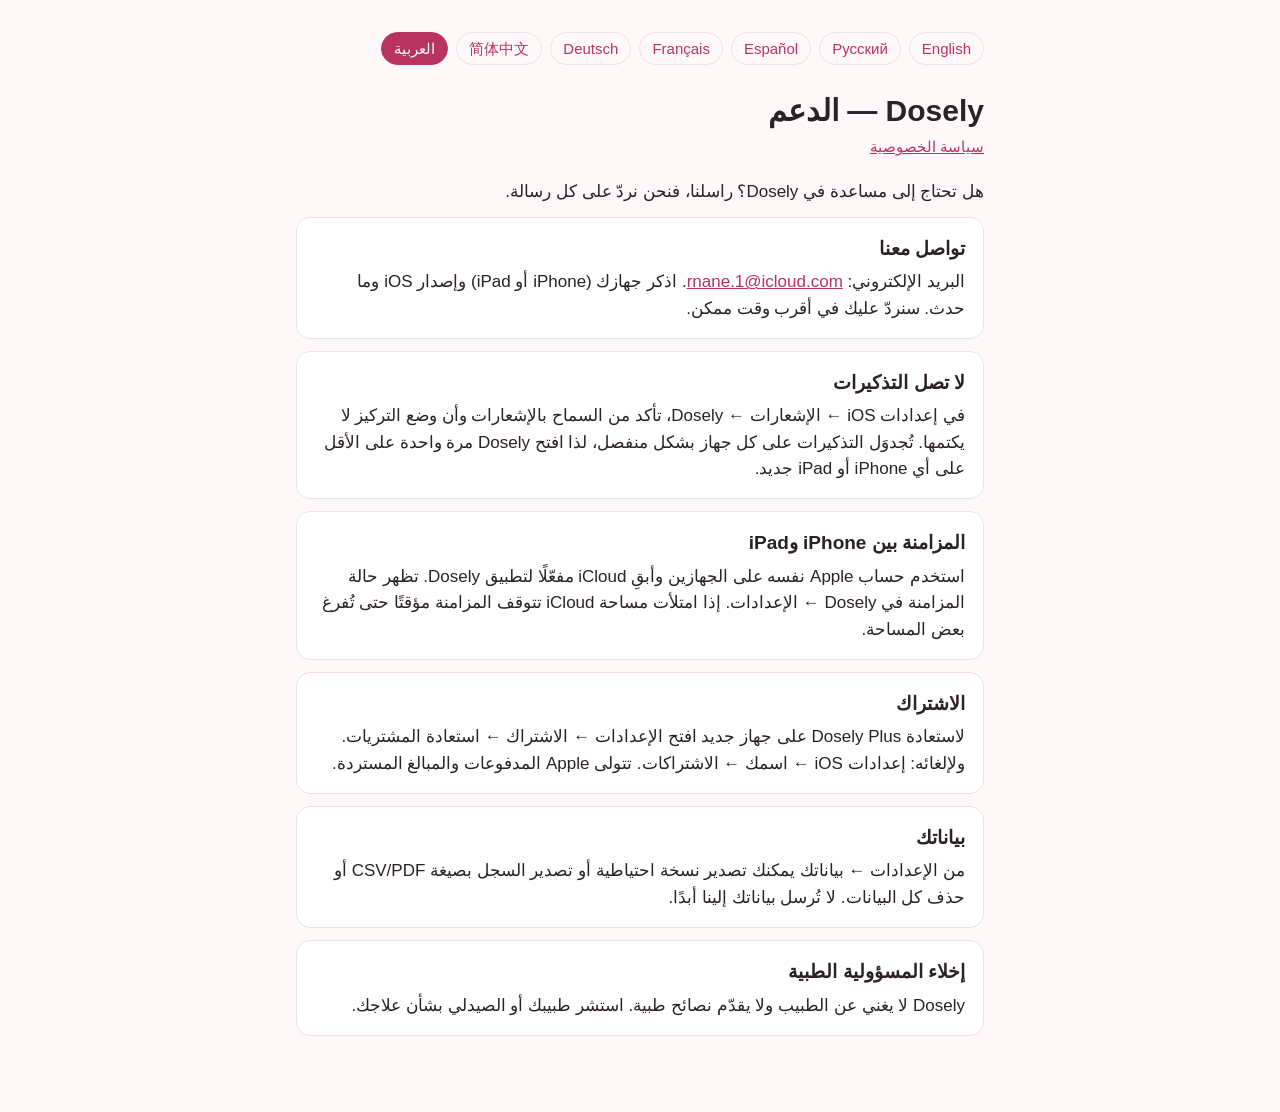
<file: support-ar.html>
<!doctype html>
<html lang="ar" dir="rtl">
<head>
<meta charset="utf-8">
<meta name="viewport" content="width=device-width,initial-scale=1">
<title>Dosely — الدعم</title>
<link rel="stylesheet" href="style.css">
</head>
<body>
<main>
<nav><a href="support-en.html" lang="en">English</a><a href="support-ru.html" lang="ru">Русский</a><a href="support-es.html" lang="es">Español</a><a href="support-fr.html" lang="fr">Français</a><a href="support-de.html" lang="de">Deutsch</a><a href="support-zh.html" lang="zh-Hans">简体中文</a><a href="support-ar.html" lang="ar" dir="rtl" aria-current="page">العربية</a></nav>
<h1>Dosely — الدعم</h1>
<p class="upd"><a href="privacy-ar.html">سياسة الخصوصية</a></p>
<p>هل تحتاج إلى مساعدة في Dosely؟ راسلنا، فنحن نردّ على كل رسالة.</p>
<section><h2>تواصل معنا</h2><p>البريد الإلكتروني: <a href="mailto:rnane.1@icloud.com">rnane.1@icloud.com</a>. اذكر جهازك (iPhone أو iPad) وإصدار iOS وما حدث. سنردّ عليك في أقرب وقت ممكن.</p></section>
<section><h2>لا تصل التذكيرات</h2><p>في إعدادات iOS ← الإشعارات ← Dosely، تأكد من السماح بالإشعارات وأن وضع التركيز لا يكتمها. تُجدوَل التذكيرات على كل جهاز بشكل منفصل، لذا افتح Dosely مرة واحدة على الأقل على أي iPhone أو iPad جديد.</p></section>
<section><h2>المزامنة بين iPhone وiPad</h2><p>استخدم حساب Apple نفسه على الجهازين وأبقِ iCloud مفعّلًا لتطبيق Dosely. تظهر حالة المزامنة في Dosely ← الإعدادات. إذا امتلأت مساحة iCloud تتوقف المزامنة مؤقتًا حتى تُفرغ بعض المساحة.</p></section>
<section><h2>الاشتراك</h2><p>لاستعادة Dosely Plus على جهاز جديد افتح الإعدادات ← الاشتراك ← استعادة المشتريات. ولإلغائه: إعدادات iOS ← اسمك ← الاشتراكات. تتولى Apple المدفوعات والمبالغ المستردة.</p></section>
<section><h2>بياناتك</h2><p>من الإعدادات ← بياناتك يمكنك تصدير نسخة احتياطية أو تصدير السجل بصيغة CSV/PDF أو حذف كل البيانات. لا تُرسل بياناتك إلينا أبدًا.</p></section>
<section><h2>إخلاء المسؤولية الطبية</h2><p>Dosely لا يغني عن الطبيب ولا يقدّم نصائح طبية. استشر طبيبك أو الصيدلي بشأن علاجك.</p></section>
</main>
</body>
</html>
</file>
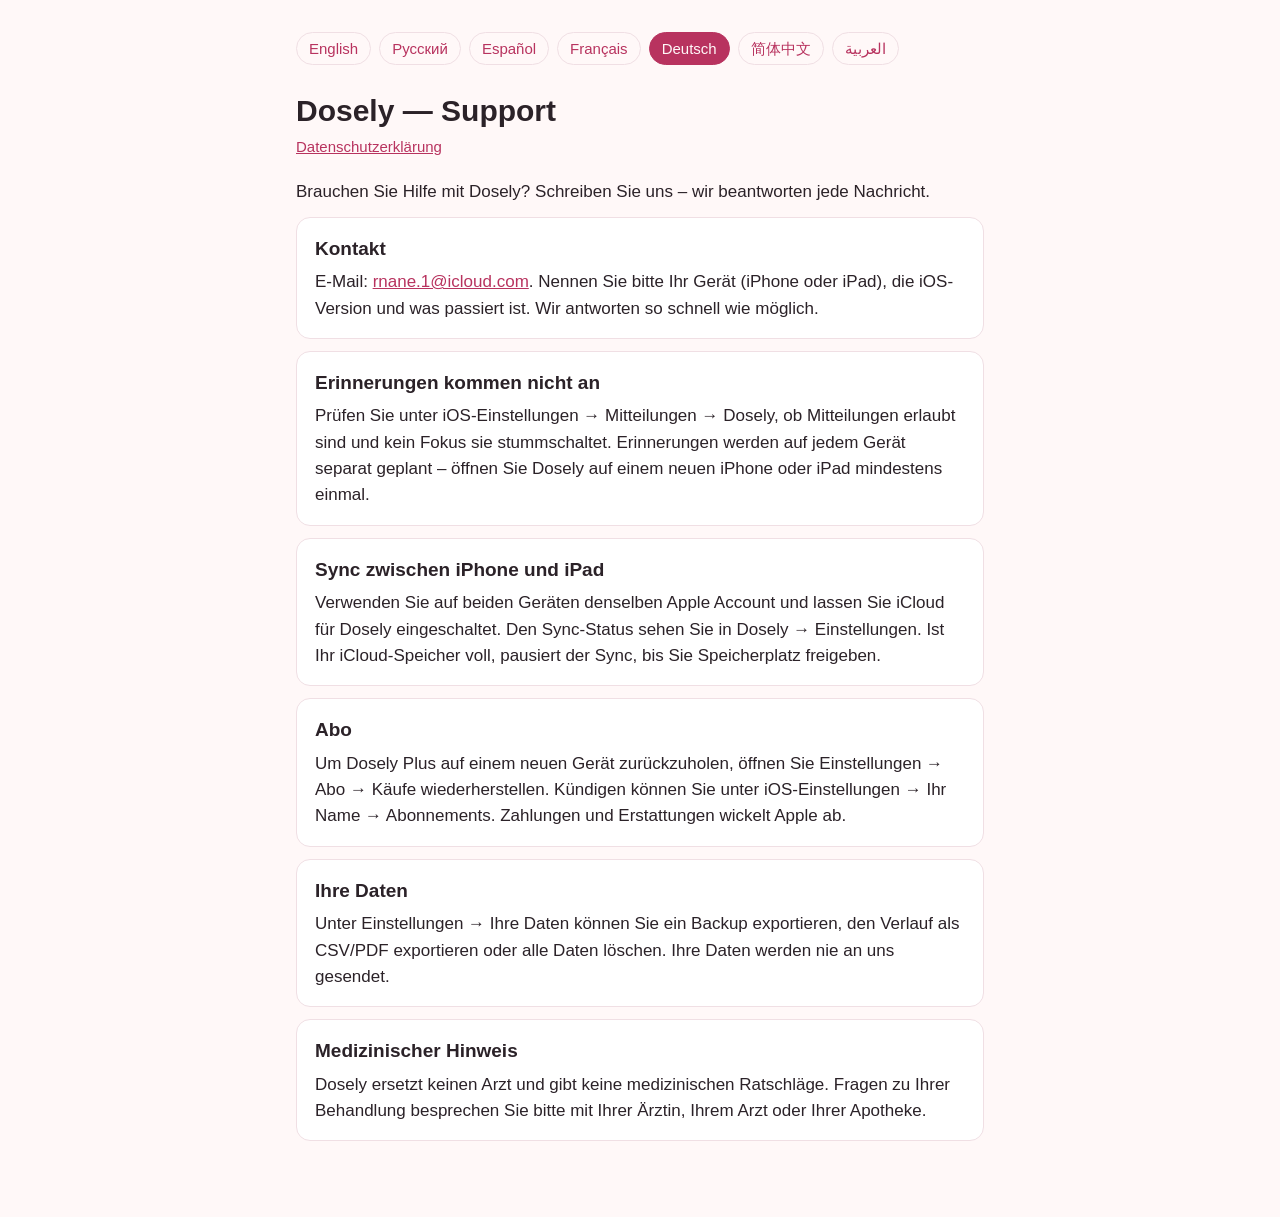
<file: support-de.html>
<!doctype html>
<html lang="de">
<head>
<meta charset="utf-8">
<meta name="viewport" content="width=device-width,initial-scale=1">
<title>Dosely — Support</title>
<link rel="stylesheet" href="style.css">
</head>
<body>
<main>
<nav><a href="support-en.html" lang="en">English</a><a href="support-ru.html" lang="ru">Русский</a><a href="support-es.html" lang="es">Español</a><a href="support-fr.html" lang="fr">Français</a><a href="support-de.html" lang="de" aria-current="page">Deutsch</a><a href="support-zh.html" lang="zh-Hans">简体中文</a><a href="support-ar.html" lang="ar" dir="rtl">العربية</a></nav>
<h1>Dosely — Support</h1>
<p class="upd"><a href="privacy-de.html">Datenschutzerklärung</a></p>
<p>Brauchen Sie Hilfe mit Dosely? Schreiben Sie uns – wir beantworten jede Nachricht.</p>
<section><h2>Kontakt</h2><p>E-Mail: <a href="mailto:rnane.1@icloud.com">rnane.1@icloud.com</a>. Nennen Sie bitte Ihr Gerät (iPhone oder iPad), die iOS-Version und was passiert ist. Wir antworten so schnell wie möglich.</p></section>
<section><h2>Erinnerungen kommen nicht an</h2><p>Prüfen Sie unter iOS-Einstellungen → Mitteilungen → Dosely, ob Mitteilungen erlaubt sind und kein Fokus sie stummschaltet. Erinnerungen werden auf jedem Gerät separat geplant – öffnen Sie Dosely auf einem neuen iPhone oder iPad mindestens einmal.</p></section>
<section><h2>Sync zwischen iPhone und iPad</h2><p>Verwenden Sie auf beiden Geräten denselben Apple Account und lassen Sie iCloud für Dosely eingeschaltet. Den Sync-Status sehen Sie in Dosely → Einstellungen. Ist Ihr iCloud-Speicher voll, pausiert der Sync, bis Sie Speicherplatz freigeben.</p></section>
<section><h2>Abo</h2><p>Um Dosely Plus auf einem neuen Gerät zurückzuholen, öffnen Sie Einstellungen → Abo → Käufe wiederherstellen. Kündigen können Sie unter iOS-Einstellungen → Ihr Name → Abonnements. Zahlungen und Erstattungen wickelt Apple ab.</p></section>
<section><h2>Ihre Daten</h2><p>Unter Einstellungen → Ihre Daten können Sie ein Backup exportieren, den Verlauf als CSV/PDF exportieren oder alle Daten löschen. Ihre Daten werden nie an uns gesendet.</p></section>
<section><h2>Medizinischer Hinweis</h2><p>Dosely ersetzt keinen Arzt und gibt keine medizinischen Ratschläge. Fragen zu Ihrer Behandlung besprechen Sie bitte mit Ihrer Ärztin, Ihrem Arzt oder Ihrer Apotheke.</p></section>
</main>
</body>
</html>
</file>
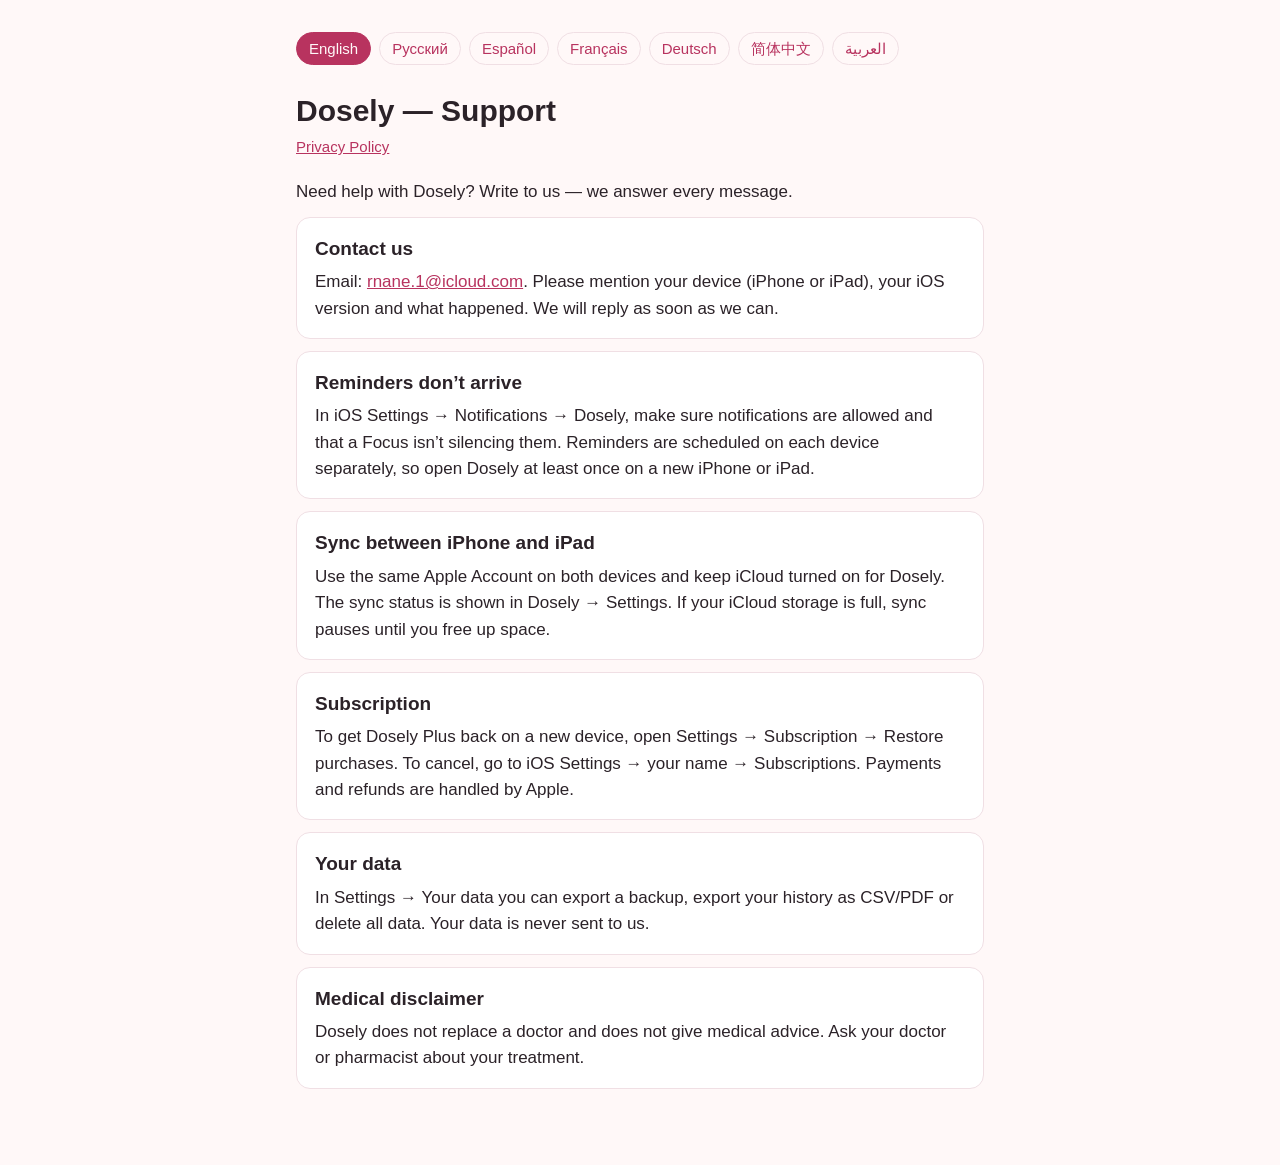
<file: support-en.html>
<!doctype html>
<html lang="en">
<head>
<meta charset="utf-8">
<meta name="viewport" content="width=device-width,initial-scale=1">
<title>Dosely — Support</title>
<link rel="stylesheet" href="style.css">
</head>
<body>
<main>
<nav><a href="support-en.html" lang="en" aria-current="page">English</a><a href="support-ru.html" lang="ru">Русский</a><a href="support-es.html" lang="es">Español</a><a href="support-fr.html" lang="fr">Français</a><a href="support-de.html" lang="de">Deutsch</a><a href="support-zh.html" lang="zh-Hans">简体中文</a><a href="support-ar.html" lang="ar" dir="rtl">العربية</a></nav>
<h1>Dosely — Support</h1>
<p class="upd"><a href="privacy-en.html">Privacy Policy</a></p>
<p>Need help with Dosely? Write to us — we answer every message.</p>
<section><h2>Contact us</h2><p>Email: <a href="mailto:rnane.1@icloud.com">rnane.1@icloud.com</a>. Please mention your device (iPhone or iPad), your iOS version and what happened. We will reply as soon as we can.</p></section>
<section><h2>Reminders don’t arrive</h2><p>In iOS Settings → Notifications → Dosely, make sure notifications are allowed and that a Focus isn’t silencing them. Reminders are scheduled on each device separately, so open Dosely at least once on a new iPhone or iPad.</p></section>
<section><h2>Sync between iPhone and iPad</h2><p>Use the same Apple Account on both devices and keep iCloud turned on for Dosely. The sync status is shown in Dosely → Settings. If your iCloud storage is full, sync pauses until you free up space.</p></section>
<section><h2>Subscription</h2><p>To get Dosely Plus back on a new device, open Settings → Subscription → Restore purchases. To cancel, go to iOS Settings → your name → Subscriptions. Payments and refunds are handled by Apple.</p></section>
<section><h2>Your data</h2><p>In Settings → Your data you can export a backup, export your history as CSV/PDF or delete all data. Your data is never sent to us.</p></section>
<section><h2>Medical disclaimer</h2><p>Dosely does not replace a doctor and does not give medical advice. Ask your doctor or pharmacist about your treatment.</p></section>
</main>
</body>
</html>
</file>
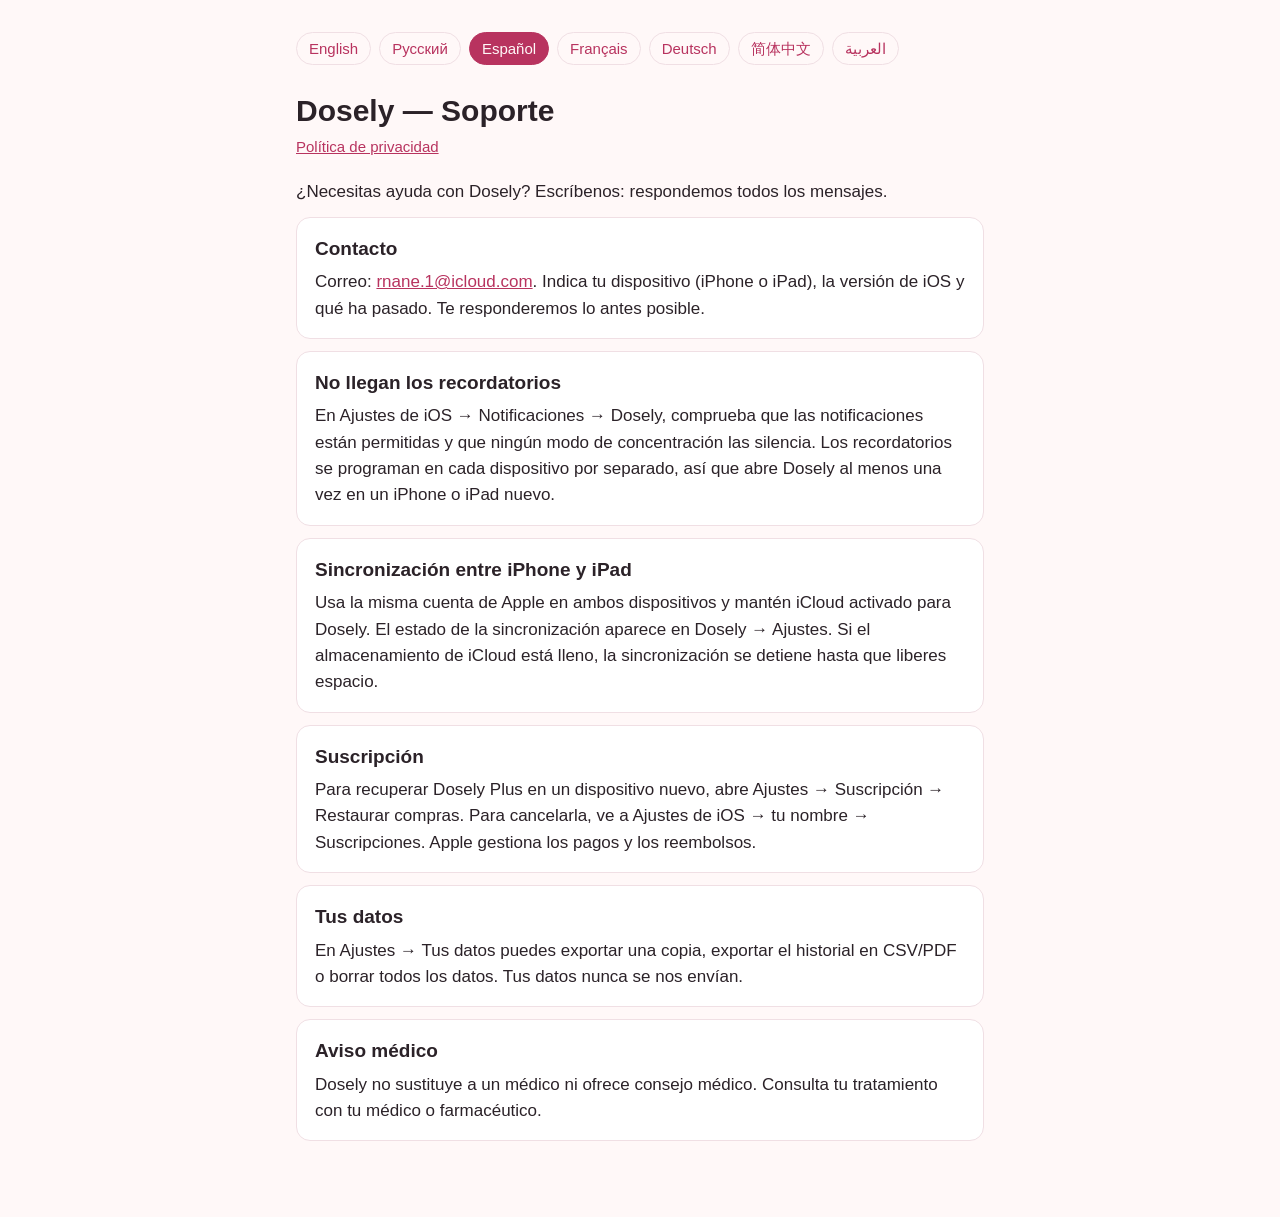
<file: support-es.html>
<!doctype html>
<html lang="es">
<head>
<meta charset="utf-8">
<meta name="viewport" content="width=device-width,initial-scale=1">
<title>Dosely — Soporte</title>
<link rel="stylesheet" href="style.css">
</head>
<body>
<main>
<nav><a href="support-en.html" lang="en">English</a><a href="support-ru.html" lang="ru">Русский</a><a href="support-es.html" lang="es" aria-current="page">Español</a><a href="support-fr.html" lang="fr">Français</a><a href="support-de.html" lang="de">Deutsch</a><a href="support-zh.html" lang="zh-Hans">简体中文</a><a href="support-ar.html" lang="ar" dir="rtl">العربية</a></nav>
<h1>Dosely — Soporte</h1>
<p class="upd"><a href="privacy-es.html">Política de privacidad</a></p>
<p>¿Necesitas ayuda con Dosely? Escríbenos: respondemos todos los mensajes.</p>
<section><h2>Contacto</h2><p>Correo: <a href="mailto:rnane.1@icloud.com">rnane.1@icloud.com</a>. Indica tu dispositivo (iPhone o iPad), la versión de iOS y qué ha pasado. Te responderemos lo antes posible.</p></section>
<section><h2>No llegan los recordatorios</h2><p>En Ajustes de iOS → Notificaciones → Dosely, comprueba que las notificaciones están permitidas y que ningún modo de concentración las silencia. Los recordatorios se programan en cada dispositivo por separado, así que abre Dosely al menos una vez en un iPhone o iPad nuevo.</p></section>
<section><h2>Sincronización entre iPhone y iPad</h2><p>Usa la misma cuenta de Apple en ambos dispositivos y mantén iCloud activado para Dosely. El estado de la sincronización aparece en Dosely → Ajustes. Si el almacenamiento de iCloud está lleno, la sincronización se detiene hasta que liberes espacio.</p></section>
<section><h2>Suscripción</h2><p>Para recuperar Dosely Plus en un dispositivo nuevo, abre Ajustes → Suscripción → Restaurar compras. Para cancelarla, ve a Ajustes de iOS → tu nombre → Suscripciones. Apple gestiona los pagos y los reembolsos.</p></section>
<section><h2>Tus datos</h2><p>En Ajustes → Tus datos puedes exportar una copia, exportar el historial en CSV/PDF o borrar todos los datos. Tus datos nunca se nos envían.</p></section>
<section><h2>Aviso médico</h2><p>Dosely no sustituye a un médico ni ofrece consejo médico. Consulta tu tratamiento con tu médico o farmacéutico.</p></section>
</main>
</body>
</html>
</file>
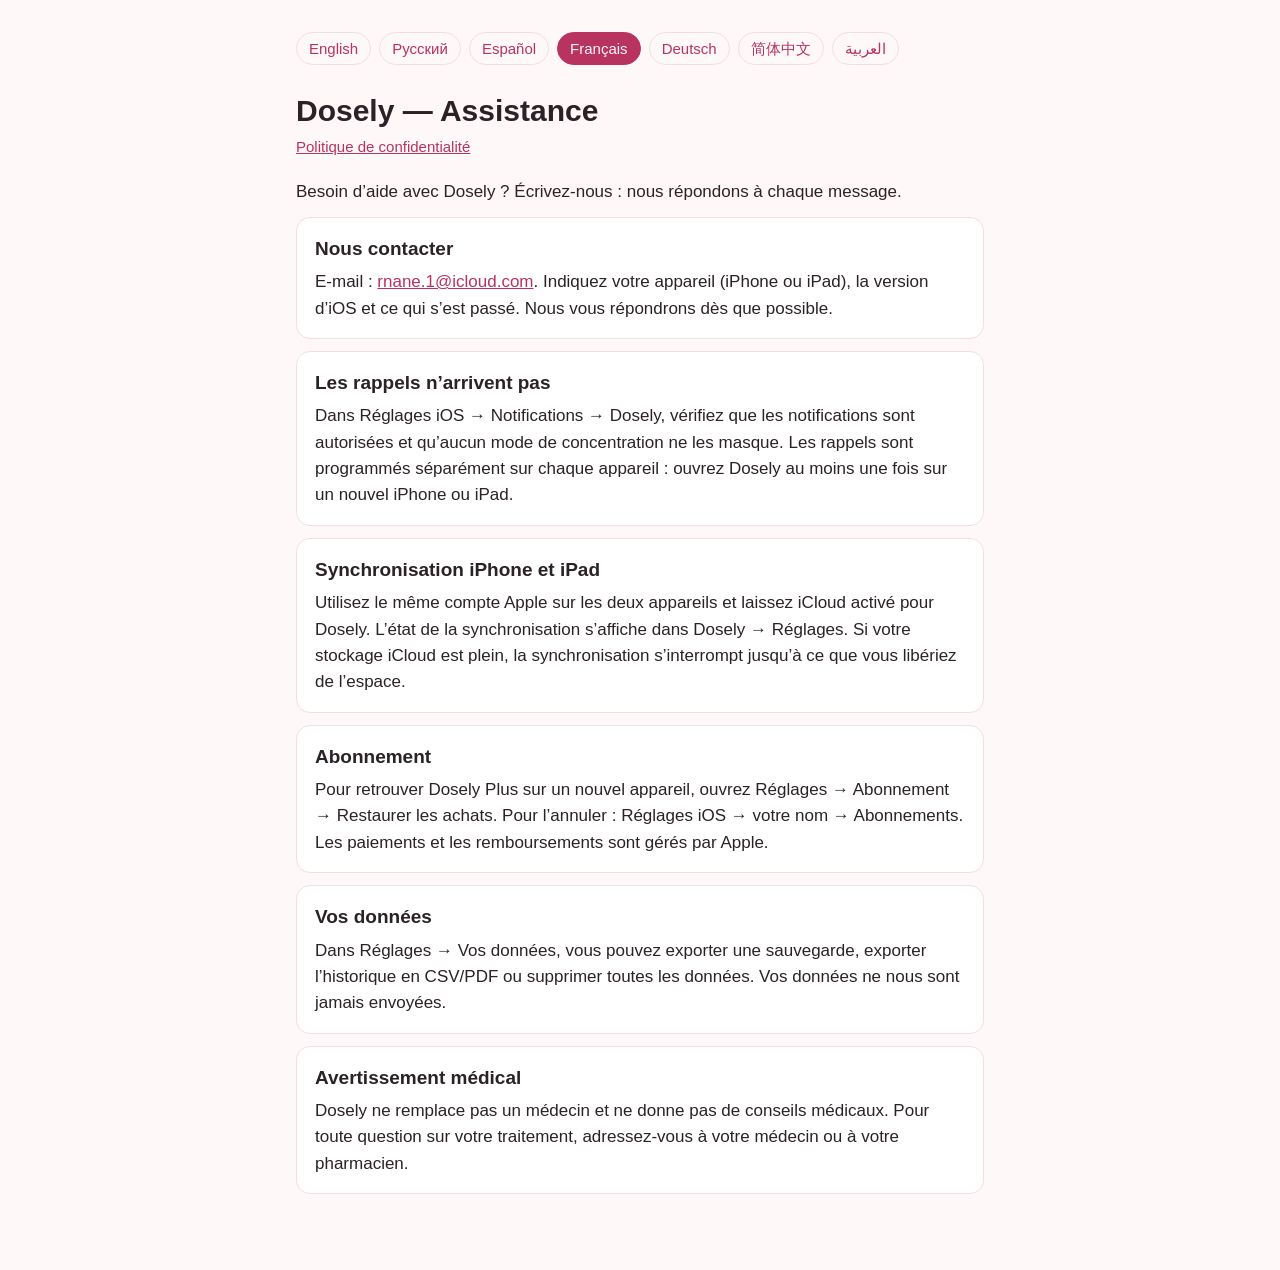
<file: support-fr.html>
<!doctype html>
<html lang="fr">
<head>
<meta charset="utf-8">
<meta name="viewport" content="width=device-width,initial-scale=1">
<title>Dosely — Assistance</title>
<link rel="stylesheet" href="style.css">
</head>
<body>
<main>
<nav><a href="support-en.html" lang="en">English</a><a href="support-ru.html" lang="ru">Русский</a><a href="support-es.html" lang="es">Español</a><a href="support-fr.html" lang="fr" aria-current="page">Français</a><a href="support-de.html" lang="de">Deutsch</a><a href="support-zh.html" lang="zh-Hans">简体中文</a><a href="support-ar.html" lang="ar" dir="rtl">العربية</a></nav>
<h1>Dosely — Assistance</h1>
<p class="upd"><a href="privacy-fr.html">Politique de confidentialité</a></p>
<p>Besoin d’aide avec Dosely ? Écrivez-nous : nous répondons à chaque message.</p>
<section><h2>Nous contacter</h2><p>E-mail : <a href="mailto:rnane.1@icloud.com">rnane.1@icloud.com</a>. Indiquez votre appareil (iPhone ou iPad), la version d’iOS et ce qui s’est passé. Nous vous répondrons dès que possible.</p></section>
<section><h2>Les rappels n’arrivent pas</h2><p>Dans Réglages iOS → Notifications → Dosely, vérifiez que les notifications sont autorisées et qu’aucun mode de concentration ne les masque. Les rappels sont programmés séparément sur chaque appareil : ouvrez Dosely au moins une fois sur un nouvel iPhone ou iPad.</p></section>
<section><h2>Synchronisation iPhone et iPad</h2><p>Utilisez le même compte Apple sur les deux appareils et laissez iCloud activé pour Dosely. L’état de la synchronisation s’affiche dans Dosely → Réglages. Si votre stockage iCloud est plein, la synchronisation s’interrompt jusqu’à ce que vous libériez de l’espace.</p></section>
<section><h2>Abonnement</h2><p>Pour retrouver Dosely Plus sur un nouvel appareil, ouvrez Réglages → Abonnement → Restaurer les achats. Pour l’annuler : Réglages iOS → votre nom → Abonnements. Les paiements et les remboursements sont gérés par Apple.</p></section>
<section><h2>Vos données</h2><p>Dans Réglages → Vos données, vous pouvez exporter une sauvegarde, exporter l’historique en CSV/PDF ou supprimer toutes les données. Vos données ne nous sont jamais envoyées.</p></section>
<section><h2>Avertissement médical</h2><p>Dosely ne remplace pas un médecin et ne donne pas de conseils médicaux. Pour toute question sur votre traitement, adressez-vous à votre médecin ou à votre pharmacien.</p></section>
</main>
</body>
</html>
</file>
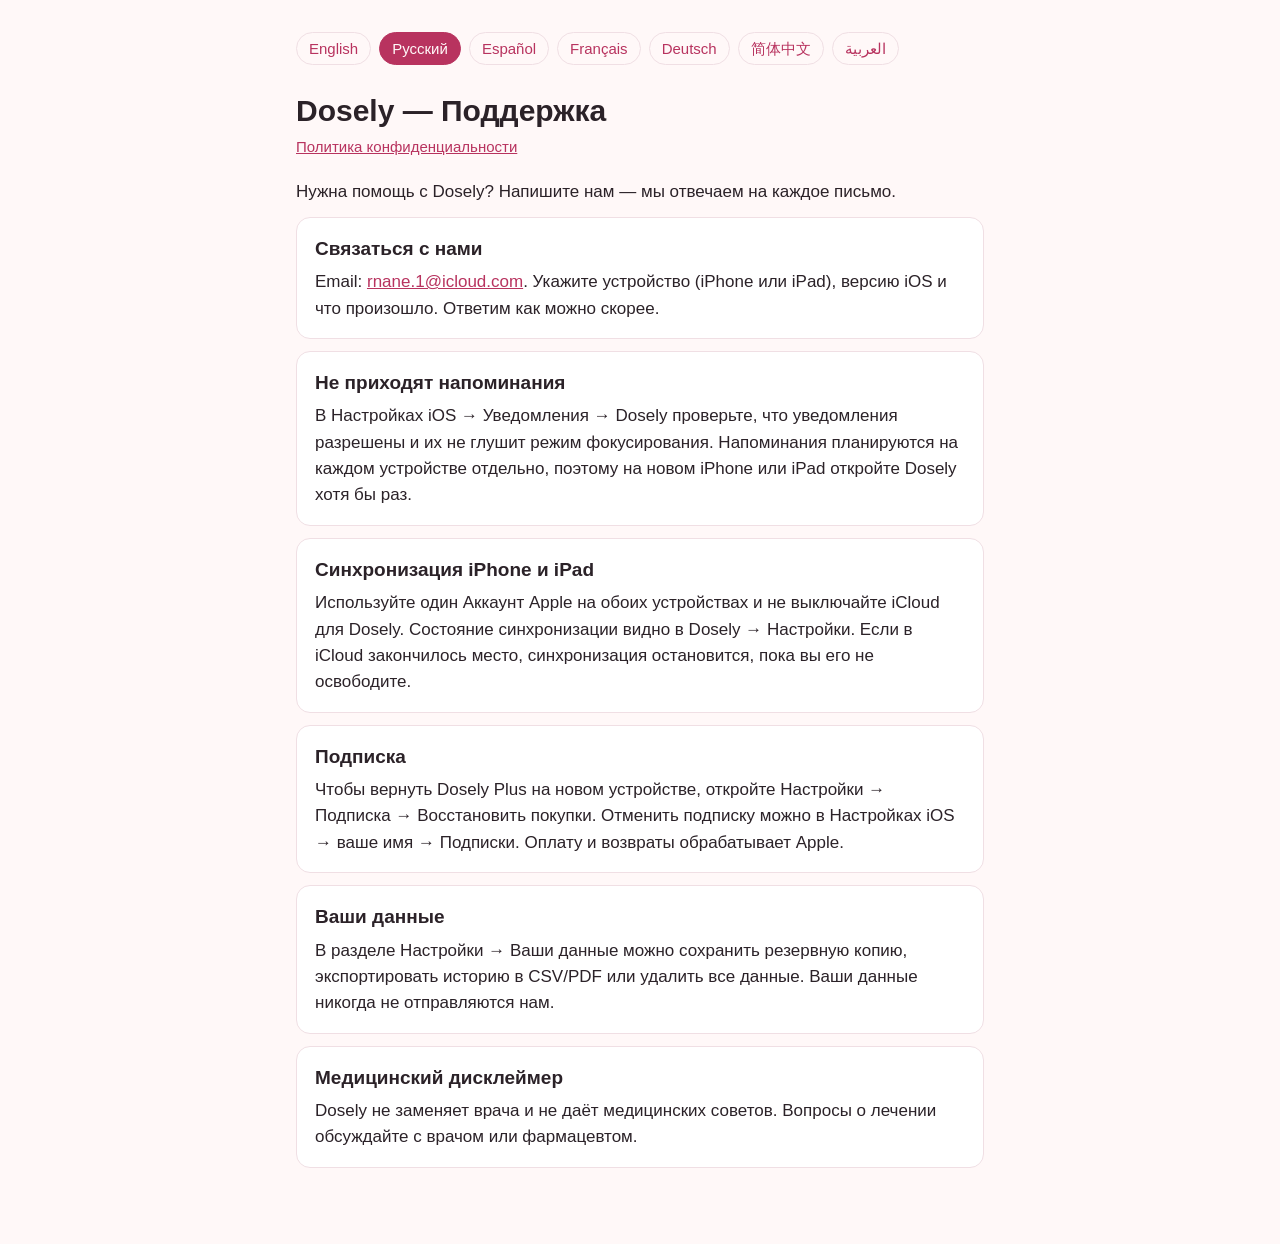
<file: support-ru.html>
<!doctype html>
<html lang="ru">
<head>
<meta charset="utf-8">
<meta name="viewport" content="width=device-width,initial-scale=1">
<title>Dosely — Поддержка</title>
<link rel="stylesheet" href="style.css">
</head>
<body>
<main>
<nav><a href="support-en.html" lang="en">English</a><a href="support-ru.html" lang="ru" aria-current="page">Русский</a><a href="support-es.html" lang="es">Español</a><a href="support-fr.html" lang="fr">Français</a><a href="support-de.html" lang="de">Deutsch</a><a href="support-zh.html" lang="zh-Hans">简体中文</a><a href="support-ar.html" lang="ar" dir="rtl">العربية</a></nav>
<h1>Dosely — Поддержка</h1>
<p class="upd"><a href="privacy-ru.html">Политика конфиденциальности</a></p>
<p>Нужна помощь с Dosely? Напишите нам — мы отвечаем на каждое письмо.</p>
<section><h2>Связаться с нами</h2><p>Email: <a href="mailto:rnane.1@icloud.com">rnane.1@icloud.com</a>. Укажите устройство (iPhone или iPad), версию iOS и что произошло. Ответим как можно скорее.</p></section>
<section><h2>Не приходят напоминания</h2><p>В Настройках iOS → Уведомления → Dosely проверьте, что уведомления разрешены и их не глушит режим фокусирования. Напоминания планируются на каждом устройстве отдельно, поэтому на новом iPhone или iPad откройте Dosely хотя бы раз.</p></section>
<section><h2>Синхронизация iPhone и iPad</h2><p>Используйте один Аккаунт Apple на обоих устройствах и не выключайте iCloud для Dosely. Состояние синхронизации видно в Dosely → Настройки. Если в iCloud закончилось место, синхронизация остановится, пока вы его не освободите.</p></section>
<section><h2>Подписка</h2><p>Чтобы вернуть Dosely Plus на новом устройстве, откройте Настройки → Подписка → Восстановить покупки. Отменить подписку можно в Настройках iOS → ваше имя → Подписки. Оплату и возвраты обрабатывает Apple.</p></section>
<section><h2>Ваши данные</h2><p>В разделе Настройки → Ваши данные можно сохранить резервную копию, экспортировать историю в CSV/PDF или удалить все данные. Ваши данные никогда не отправляются нам.</p></section>
<section><h2>Медицинский дисклеймер</h2><p>Dosely не заменяет врача и не даёт медицинских советов. Вопросы о лечении обсуждайте с врачом или фармацевтом.</p></section>
</main>
</body>
</html>
</file>
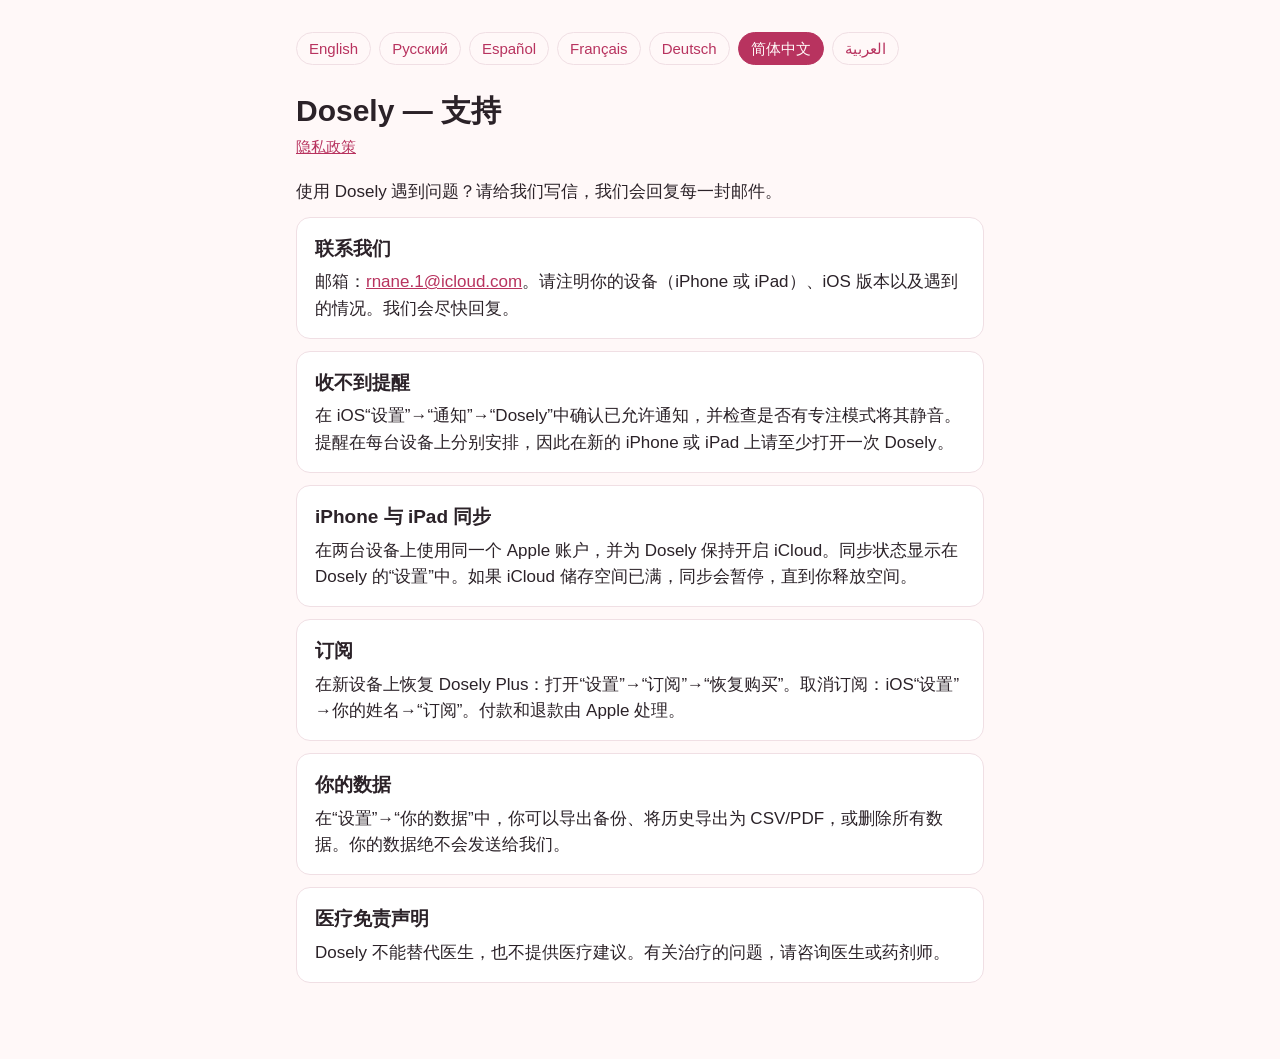
<file: support-zh.html>
<!doctype html>
<html lang="zh-Hans">
<head>
<meta charset="utf-8">
<meta name="viewport" content="width=device-width,initial-scale=1">
<title>Dosely — 支持</title>
<link rel="stylesheet" href="style.css">
</head>
<body>
<main>
<nav><a href="support-en.html" lang="en">English</a><a href="support-ru.html" lang="ru">Русский</a><a href="support-es.html" lang="es">Español</a><a href="support-fr.html" lang="fr">Français</a><a href="support-de.html" lang="de">Deutsch</a><a href="support-zh.html" lang="zh-Hans" aria-current="page">简体中文</a><a href="support-ar.html" lang="ar" dir="rtl">العربية</a></nav>
<h1>Dosely — 支持</h1>
<p class="upd"><a href="privacy-zh.html">隐私政策</a></p>
<p>使用 Dosely 遇到问题？请给我们写信，我们会回复每一封邮件。</p>
<section><h2>联系我们</h2><p>邮箱：<a href="mailto:rnane.1@icloud.com">rnane.1@icloud.com</a>。请注明你的设备（iPhone 或 iPad）、iOS 版本以及遇到的情况。我们会尽快回复。</p></section>
<section><h2>收不到提醒</h2><p>在 iOS“设置”→“通知”→“Dosely”中确认已允许通知，并检查是否有专注模式将其静音。提醒在每台设备上分别安排，因此在新的 iPhone 或 iPad 上请至少打开一次 Dosely。</p></section>
<section><h2>iPhone 与 iPad 同步</h2><p>在两台设备上使用同一个 Apple 账户，并为 Dosely 保持开启 iCloud。同步状态显示在 Dosely 的“设置”中。如果 iCloud 储存空间已满，同步会暂停，直到你释放空间。</p></section>
<section><h2>订阅</h2><p>在新设备上恢复 Dosely Plus：打开“设置”→“订阅”→“恢复购买”。取消订阅：iOS“设置”→你的姓名→“订阅”。付款和退款由 Apple 处理。</p></section>
<section><h2>你的数据</h2><p>在“设置”→“你的数据”中，你可以导出备份、将历史导出为 CSV/PDF，或删除所有数据。你的数据绝不会发送给我们。</p></section>
<section><h2>医疗免责声明</h2><p>Dosely 不能替代医生，也不提供医疗建议。有关治疗的问题，请咨询医生或药剂师。</p></section>
</main>
</body>
</html>
</file>
<file: style.css>
:root{--bg:#fff8f8;--fg:#2b2228;--muted:#6f5f67;--accent:#b8335f;--card:#fff;--line:#f0dfe4}
@media (prefers-color-scheme:dark){:root{--bg:#1c1619;--fg:#f4ecef;--muted:#b3a3aa;--accent:#f08aa8;--card:#271f23;--line:#3a2e33}}
*{box-sizing:border-box}body{margin:0;background:var(--bg);color:var(--fg);font:17px/1.55 -apple-system,BlinkMacSystemFont,"Segoe UI",Roboto,sans-serif}
main{max-width:720px;margin:0 auto;padding:32px 16px 64px}nav{display:flex;flex-wrap:wrap;gap:8px;margin-bottom:28px}
nav a{color:var(--accent);text-decoration:none;padding:4px 12px;border:1px solid var(--line);border-radius:999px;font-size:15px}
nav a[aria-current]{background:var(--accent);color:var(--bg);border-color:var(--accent)}
h1{font-size:30px;line-height:1.2;margin:0 0 6px}.upd{color:var(--muted);margin:0 0 20px;font-size:15px}
section{background:var(--card);border:1px solid var(--line);border-radius:14px;padding:16px 18px;margin:12px 0}
h2{font-size:19px;margin:0 0 6px}p{margin:0}a{color:var(--accent)}
</file>
